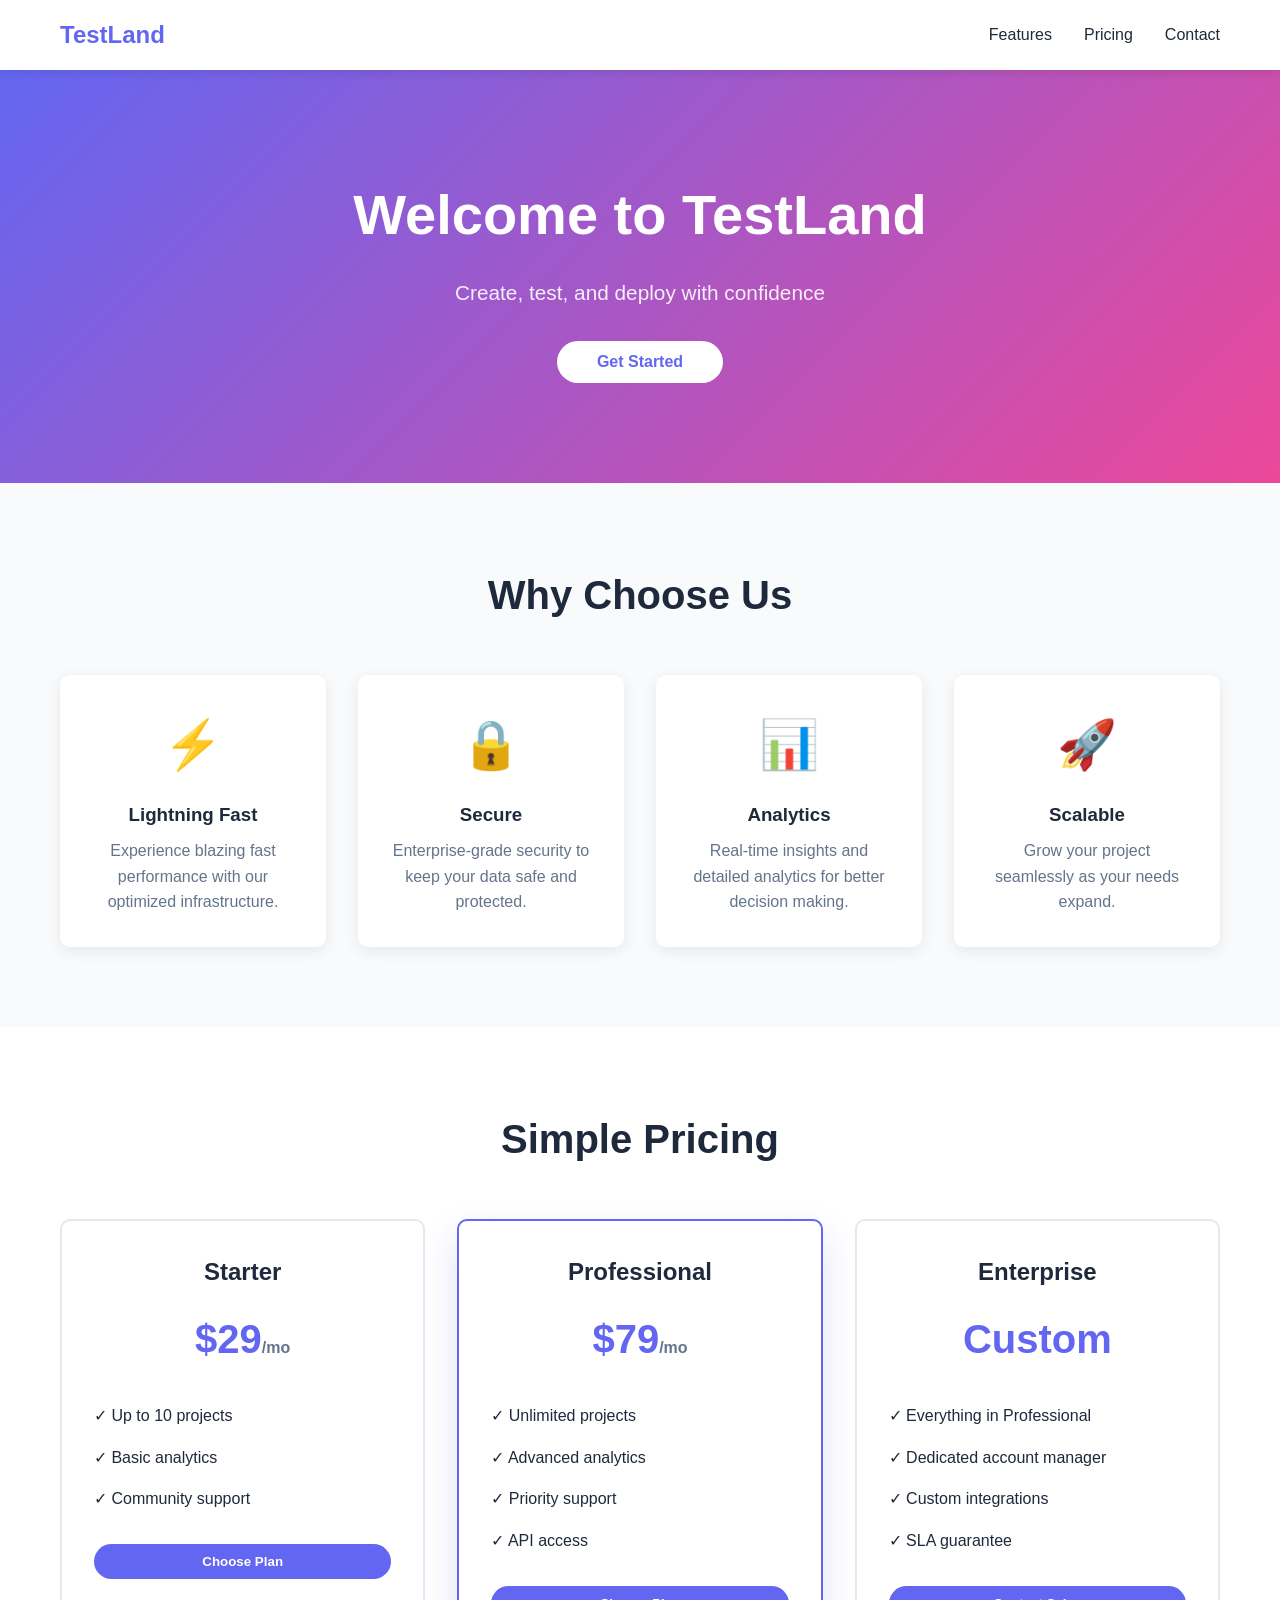
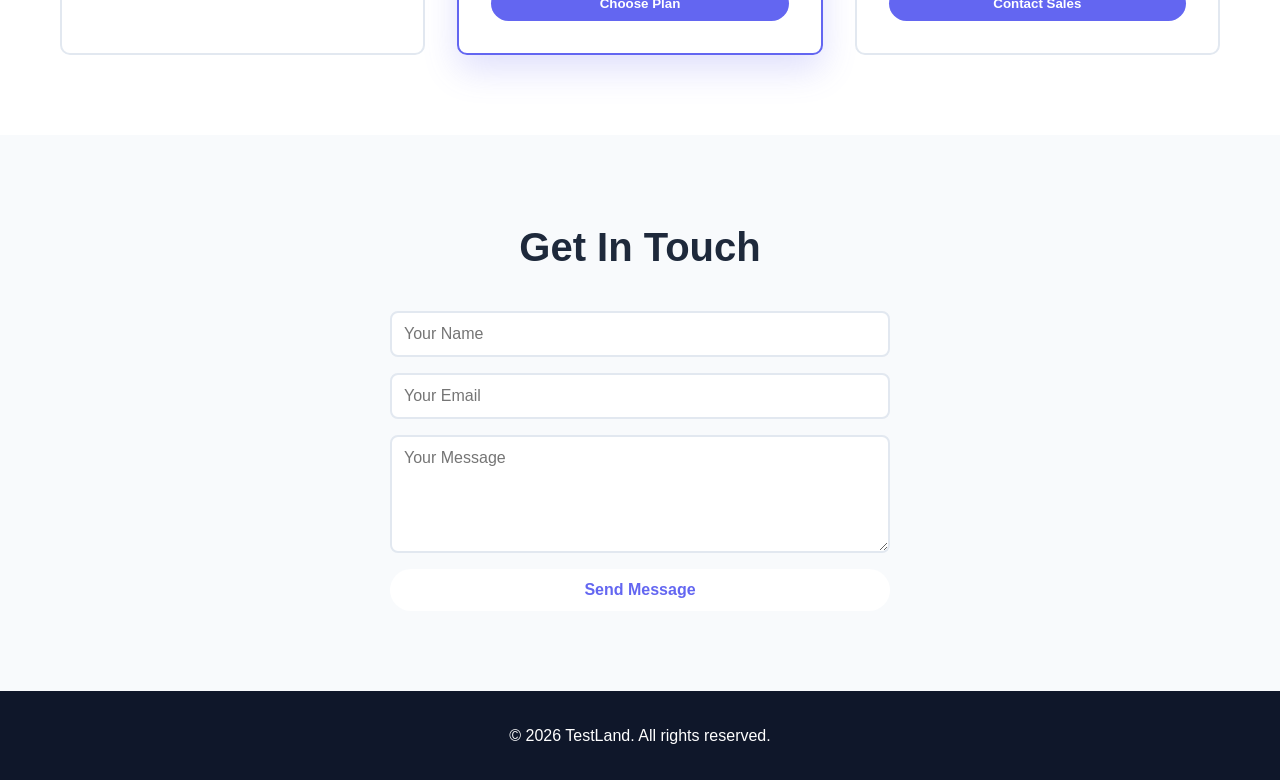
<file: index.html>
<!DOCTYPE html>
<html lang="en">
<head>
    <meta charset="UTF-8">
    <meta name="viewport" content="width=device-width, initial-scale=1.0">
    <title>Landing Page</title>
    <link rel="stylesheet" href="styles.css">
</head>
<body>
    <!-- Navigation -->
    <nav class="navbar">
        <div class="container">
            <div class="nav-content">
                <div class="logo">TestLand</div>
                <ul class="nav-links">
                    <li><a href="#features">Features</a></li>
                    <li><a href="#pricing">Pricing</a></li>
                    <li><a href="#contact">Contact</a></li>
                </ul>
            </div>
        </div>
    </nav>

    <!-- Hero Section -->
    <header class="hero">
        <div class="container">
            <div class="hero-content">
                <h1>Welcome to TestLand</h1>
                <p>Create, test, and deploy with confidence</p>
                <button class="cta-button">Get Started</button>
            </div>
        </div>
    </header>

    <!-- Features Section -->
    <section id="features" class="features">
        <div class="container">
            <h2>Why Choose Us</h2>
            <div class="features-grid">
                <div class="feature-card">
                    <div class="feature-icon">⚡</div>
                    <h3>Lightning Fast</h3>
                    <p>Experience blazing fast performance with our optimized infrastructure.</p>
                </div>
                <div class="feature-card">
                    <div class="feature-icon">🔒</div>
                    <h3>Secure</h3>
                    <p>Enterprise-grade security to keep your data safe and protected.</p>
                </div>
                <div class="feature-card">
                    <div class="feature-icon">📊</div>
                    <h3>Analytics</h3>
                    <p>Real-time insights and detailed analytics for better decision making.</p>
                </div>
                <div class="feature-card">
                    <div class="feature-icon">🚀</div>
                    <h3>Scalable</h3>
                    <p>Grow your project seamlessly as your needs expand.</p>
                </div>
            </div>
        </div>
    </section>

    <!-- Pricing Section -->
    <section id="pricing" class="pricing">
        <div class="container">
            <h2>Simple Pricing</h2>
            <div class="pricing-grid">
                <div class="pricing-card">
                    <h3>Starter</h3>
                    <div class="price">$29<span>/mo</span></div>
                    <ul class="pricing-features">
                        <li>✓ Up to 10 projects</li>
                        <li>✓ Basic analytics</li>
                        <li>✓ Community support</li>
                    </ul>
                    <button class="pricing-button">Choose Plan</button>
                </div>
                <div class="pricing-card featured">
                    <h3>Professional</h3>
                    <div class="price">$79<span>/mo</span></div>
                    <ul class="pricing-features">
                        <li>✓ Unlimited projects</li>
                        <li>✓ Advanced analytics</li>
                        <li>✓ Priority support</li>
                        <li>✓ API access</li>
                    </ul>
                    <button class="pricing-button">Choose Plan</button>
                </div>
                <div class="pricing-card">
                    <h3>Enterprise</h3>
                    <div class="price">Custom</div>
                    <ul class="pricing-features">
                        <li>✓ Everything in Professional</li>
                        <li>✓ Dedicated account manager</li>
                        <li>✓ Custom integrations</li>
                        <li>✓ SLA guarantee</li>
                    </ul>
                    <button class="pricing-button">Contact Sales</button>
                </div>
            </div>
        </div>
    </section>

    <!-- Contact Section -->
    <section id="contact" class="contact">
        <div class="container">
            <h2>Get In Touch</h2>
            <form class="contact-form">
                <input type="text" placeholder="Your Name" required>
                <input type="email" placeholder="Your Email" required>
                <textarea placeholder="Your Message" rows="5" required></textarea>
                <button type="submit" class="cta-button">Send Message</button>
            </form>
        </div>
    </section>

    <!-- Footer -->
    <footer class="footer">
        <div class="container">
            <p>&copy; 2026 TestLand. All rights reserved.</p>
        </div>
    </footer>

    <script src="script.js"></script>
</body>
</html>
</file>
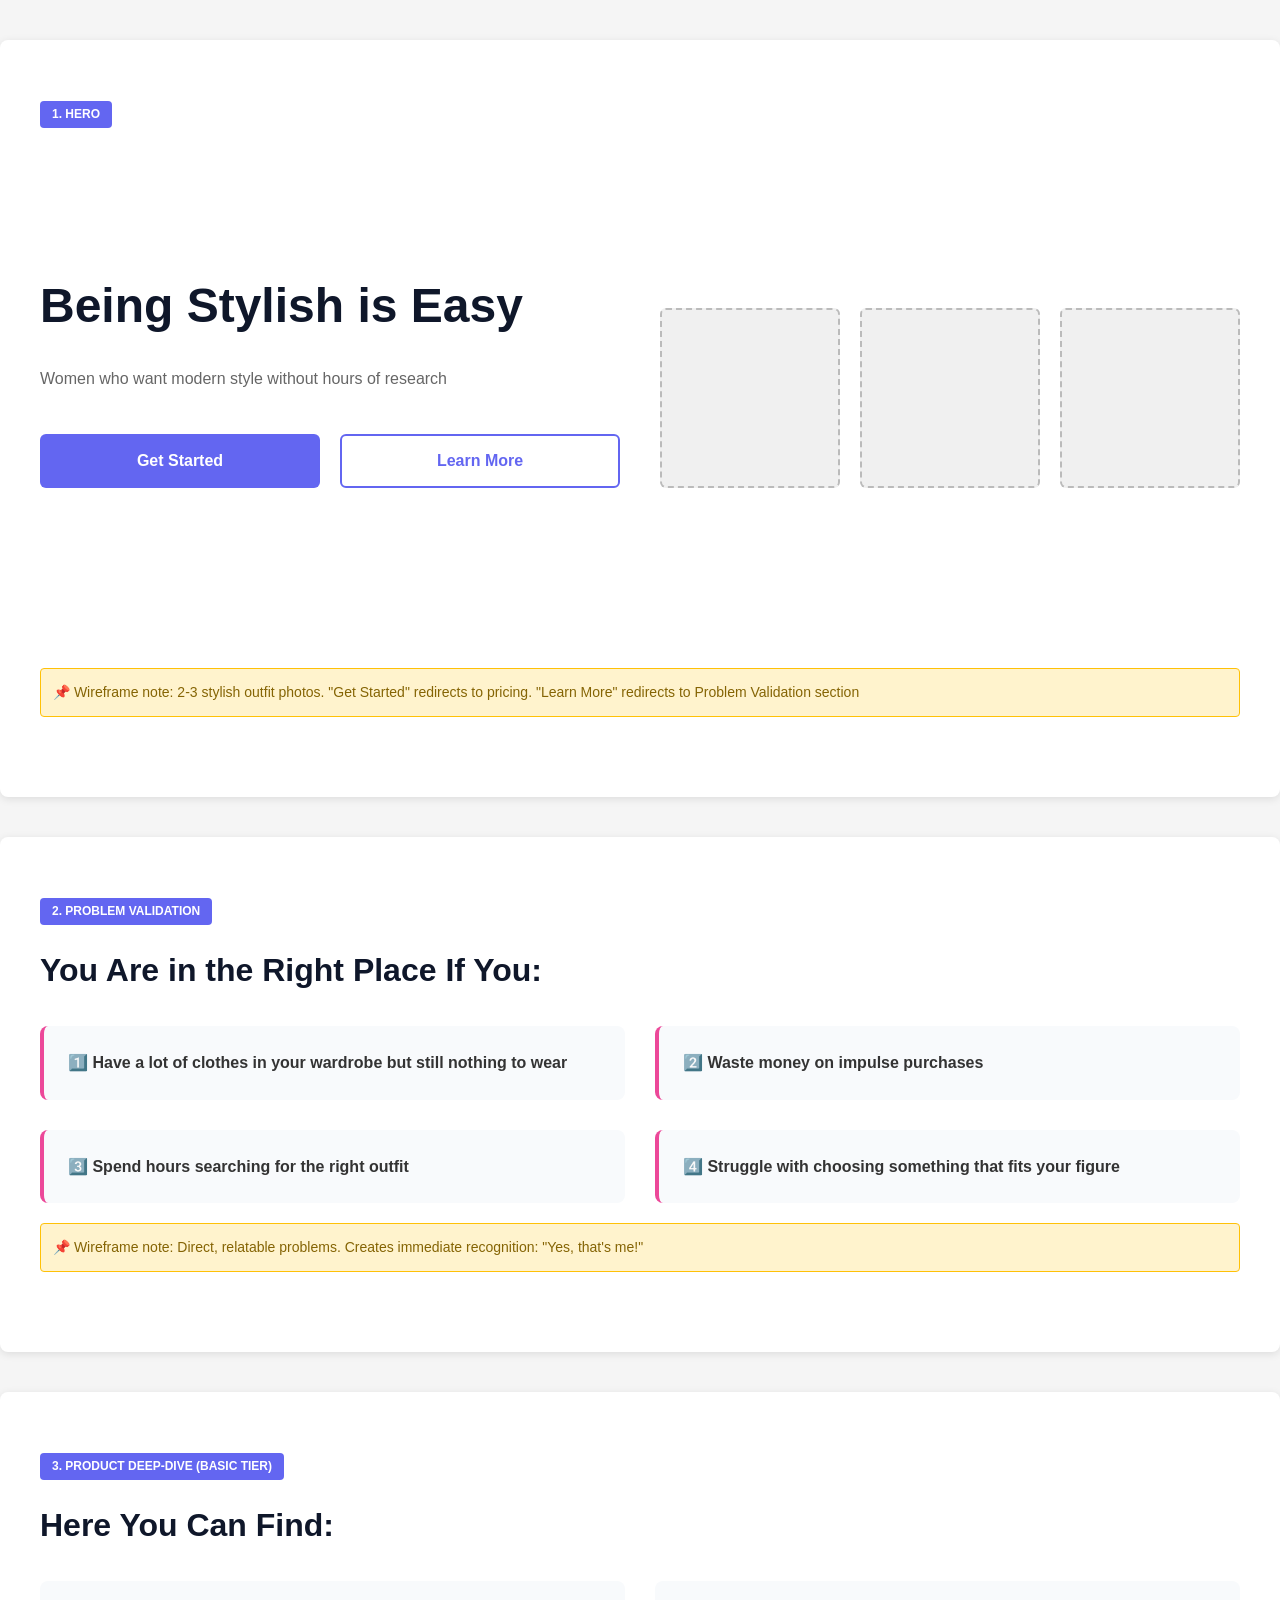
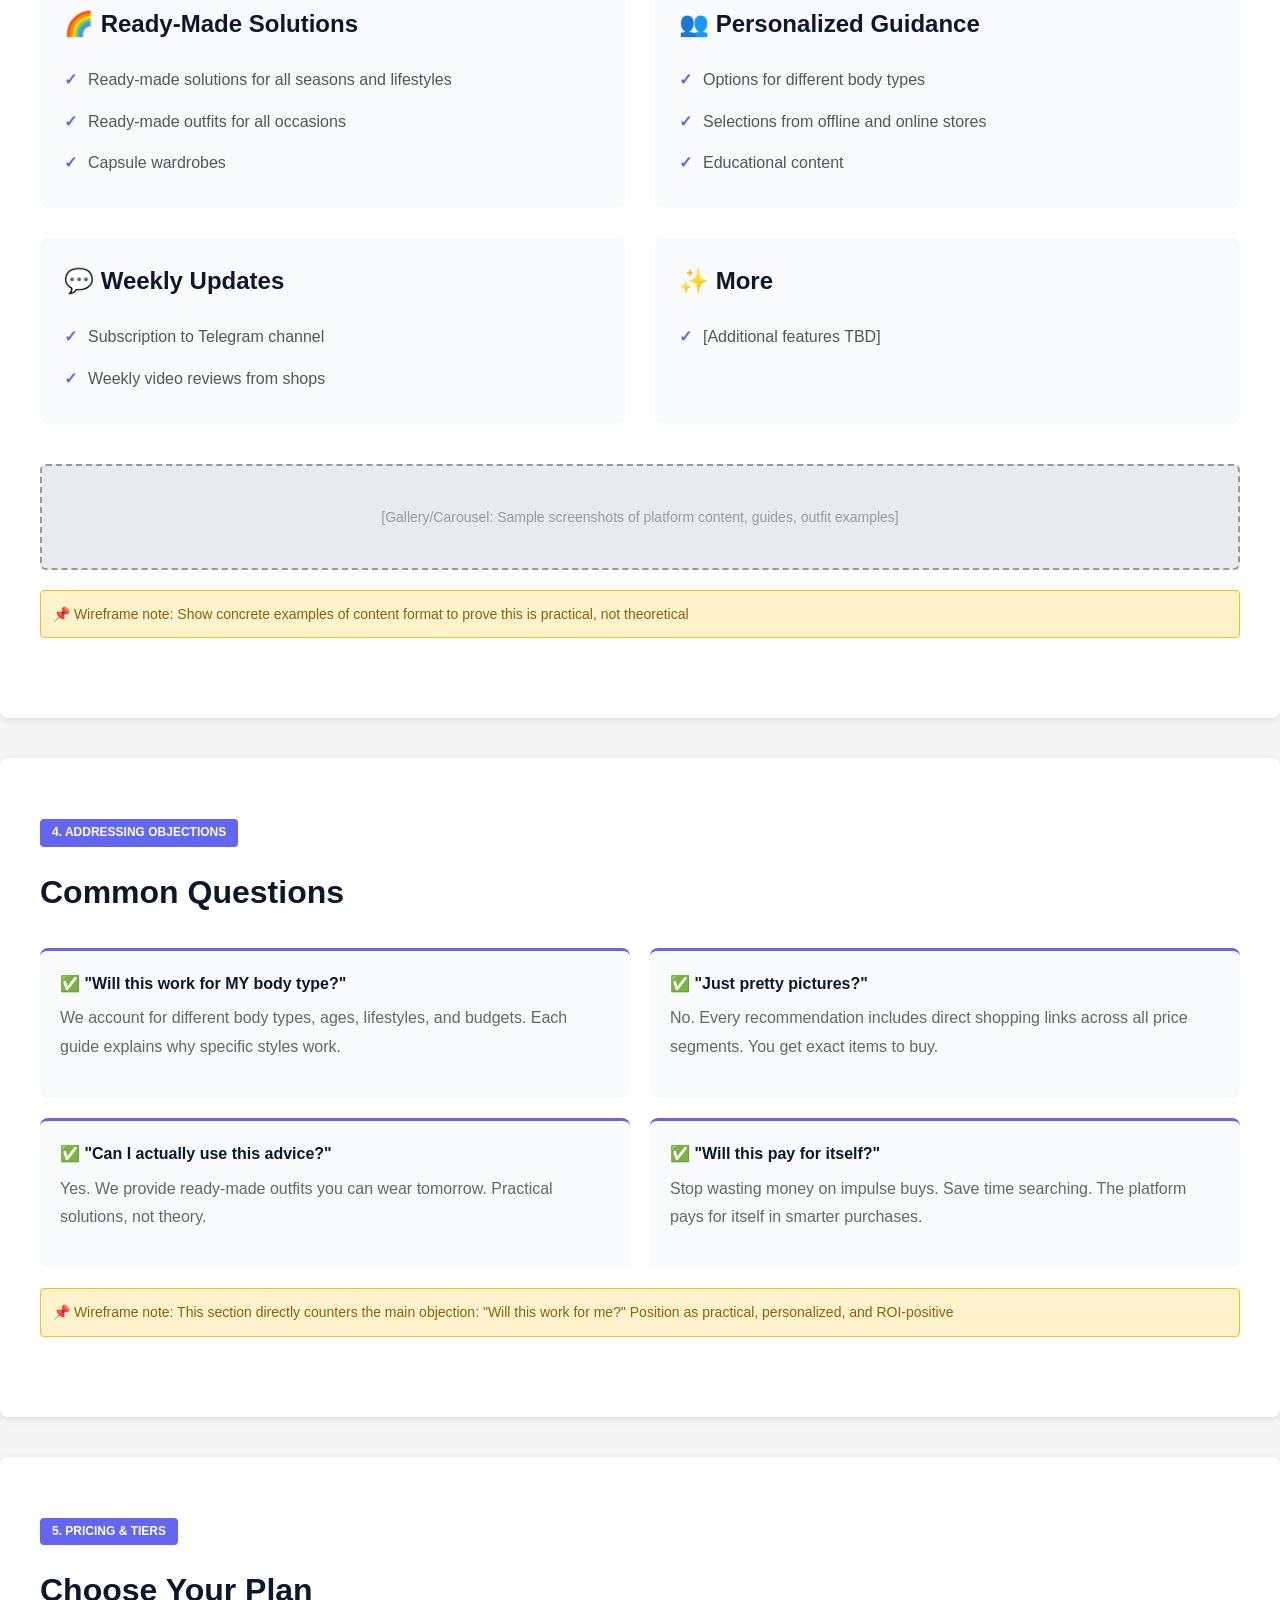
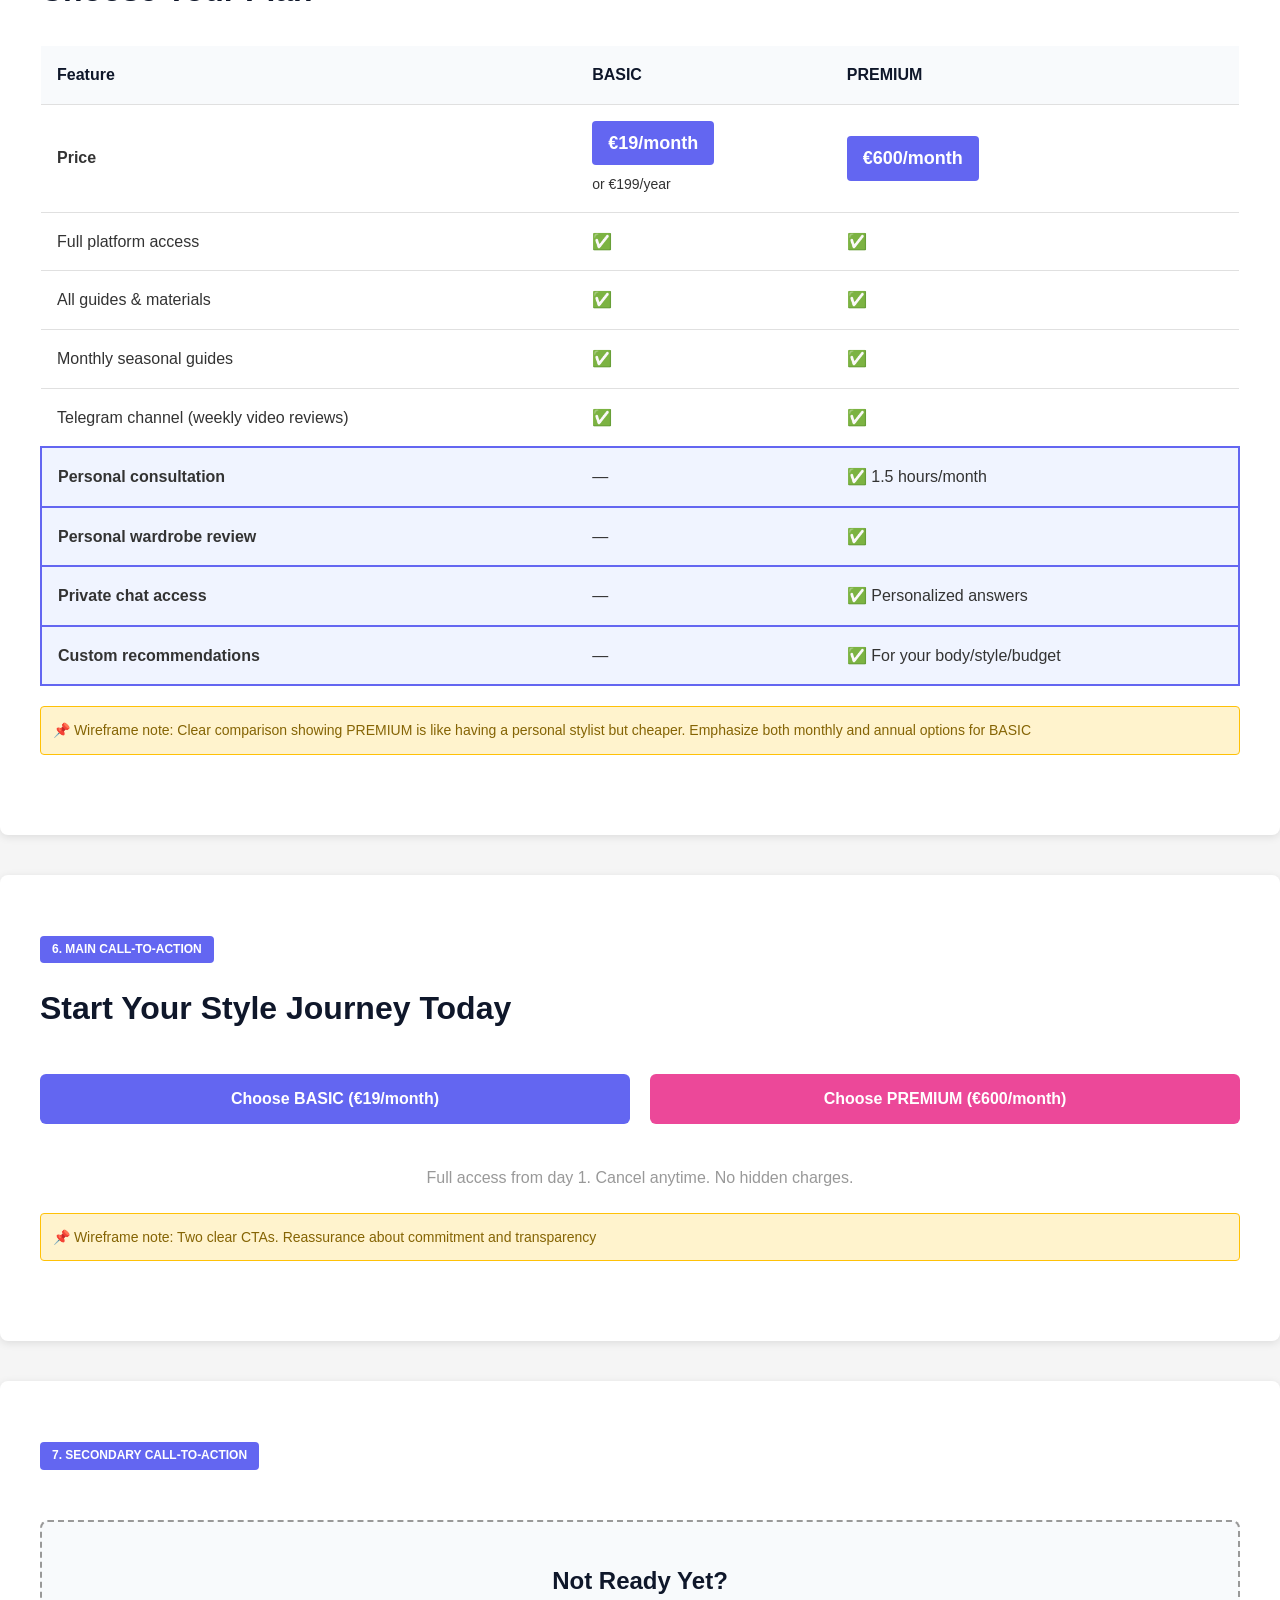
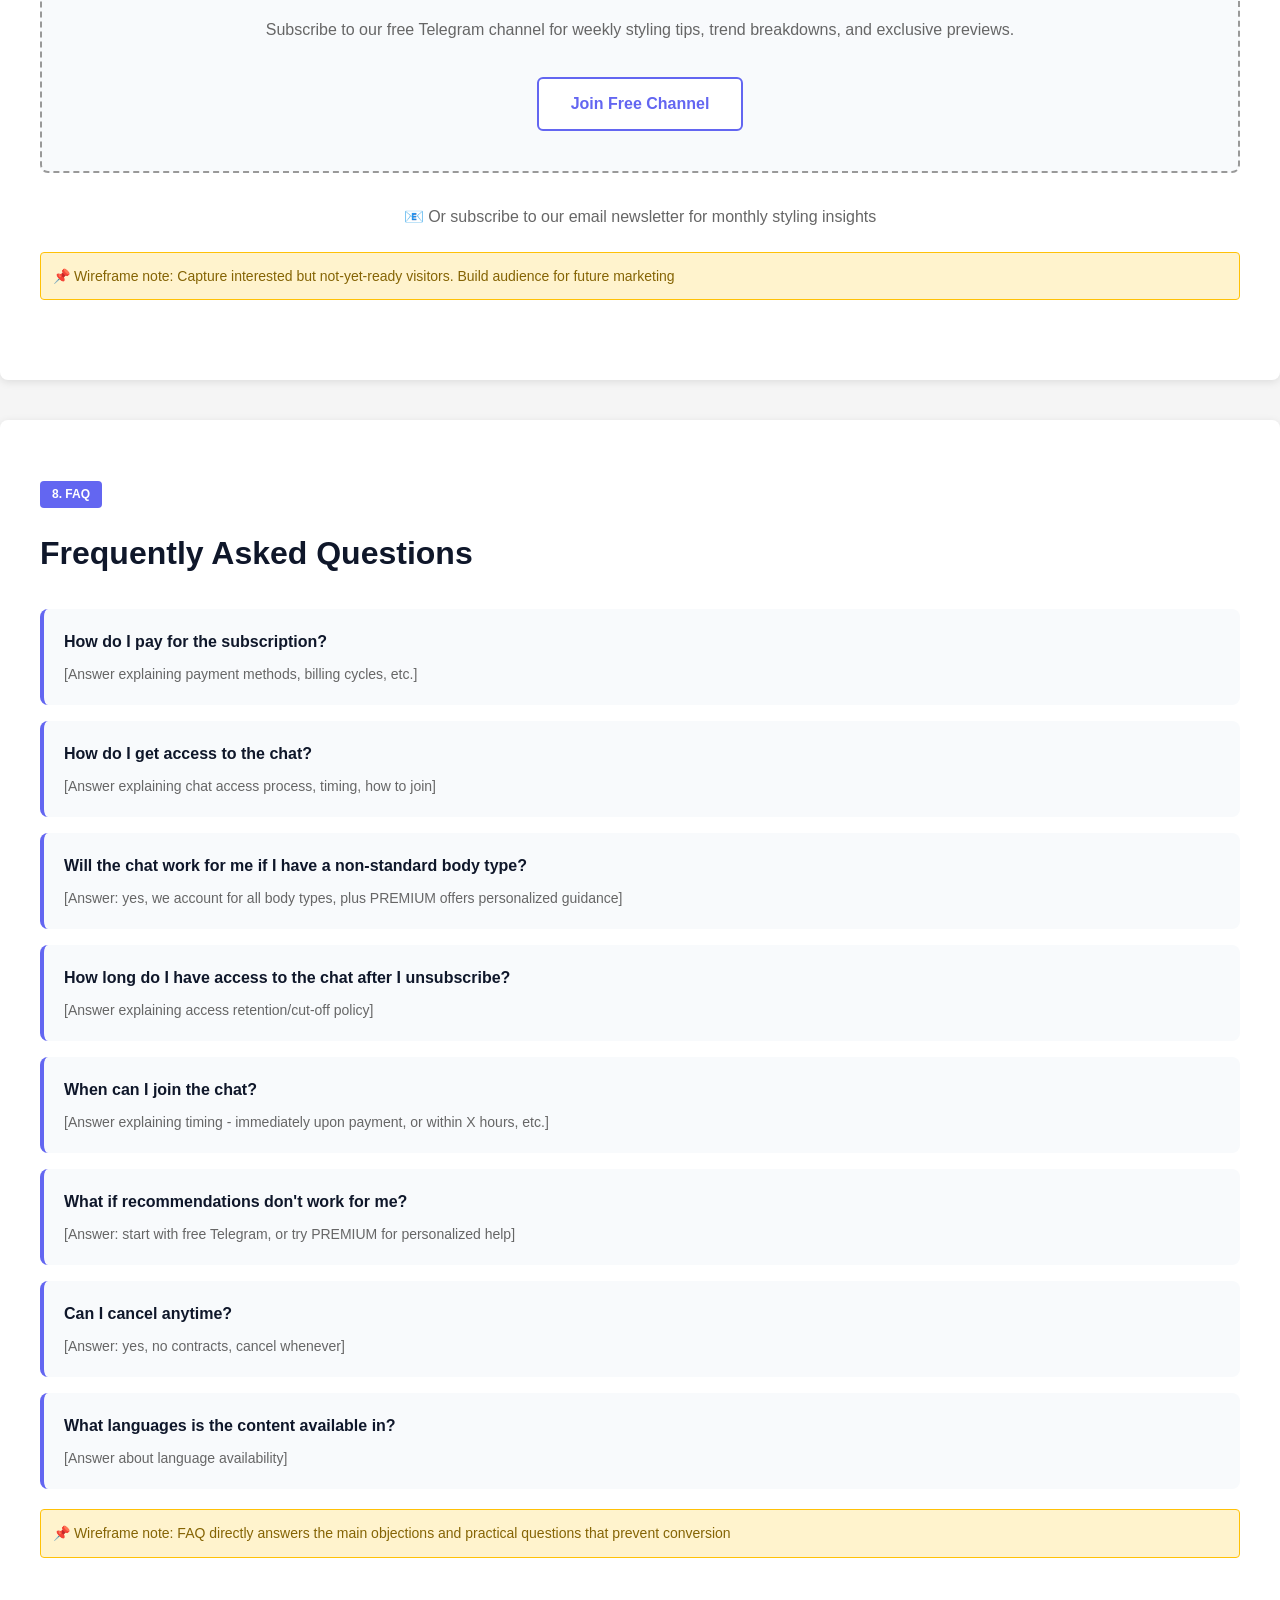
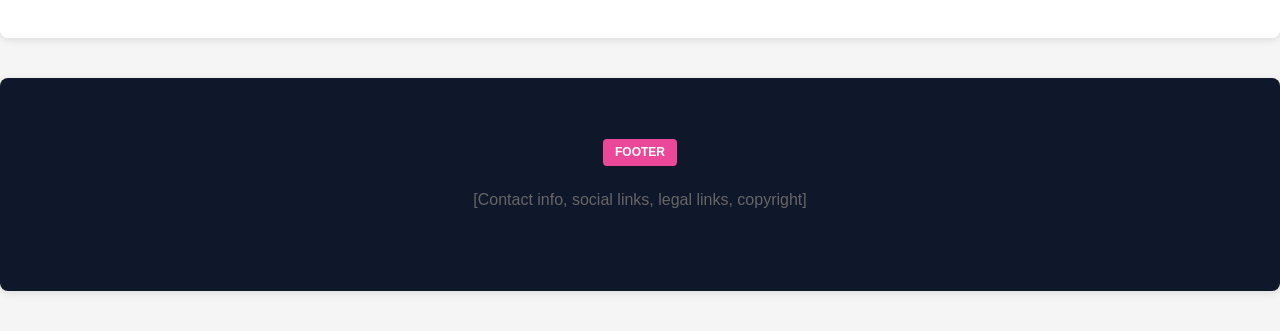
<file: archive/wireframe.html>
<!DOCTYPE html>
<html lang="en">
<head>
    <meta charset="UTF-8">
    <meta name="viewport" content="width=device-width, initial-scale=1.0">
    <title>Landing Page Wireframe - Style Platform</title>
    <style>
        * {
            margin: 0;
            padding: 0;
            box-sizing: border-box;
        }

        body {
            font-family: -apple-system, BlinkMacSystemFont, 'Segoe UI', Roboto, 'Helvetica Neue', Arial, sans-serif;
            line-height: 1.6;
            color: #333;
            background: #f5f5f5;
        }

        .container {
            max-width: 1200px;
            margin: 0 auto;
            padding: 0 20px;
        }

        .section {
            background: white;
            margin: 40px 0;
            padding: 60px 40px;
            border-radius: 8px;
            box-shadow: 0 2px 8px rgba(0,0,0,0.1);
        }

        .section-label {
            display: inline-block;
            background: #6366f1;
            color: white;
            padding: 4px 12px;
            border-radius: 4px;
            font-size: 12px;
            font-weight: 600;
            text-transform: uppercase;
            margin-bottom: 20px;
        }

        h1 {
            font-size: 42px;
            font-weight: 700;
            margin-bottom: 16px;
            color: #0f172a;
        }

        h2 {
            font-size: 32px;
            font-weight: 700;
            margin-bottom: 20px;
            color: #0f172a;
        }

        h3 {
            font-size: 24px;
            font-weight: 600;
            margin-bottom: 16px;
            color: #0f172a;
        }

        p, .placeholder-text {
            font-size: 16px;
            line-height: 1.8;
            color: #666;
            margin-bottom: 16px;
        }

        .placeholder-box {
            background: #e8eaed;
            border: 2px dashed #999;
            border-radius: 6px;
            padding: 40px;
            text-align: center;
            margin: 20px 0;
            color: #999;
            font-size: 14px;
        }

        .hero {
            display: grid;
            grid-template-columns: 1fr 1fr;
            gap: 40px;
            align-items: center;
            min-height: 500px;
        }

        .hero-content h1 {
            font-size: 48px;
            margin-bottom: 20px;
        }

        .hero-visual {
            display: flex;
            gap: 20px;
            flex-wrap: wrap;
        }

        .hero-visual-box {
            flex: 1;
            min-width: 150px;
            aspect-ratio: 1;
            background: #f0f0f0;
            border: 2px dashed #bbb;
            border-radius: 6px;
        }

        .problem-grid {
            display: grid;
            grid-template-columns: 1fr 1fr;
            gap: 30px;
            margin-top: 30px;
        }

        .problem-card {
            background: #f8fafc;
            padding: 24px;
            border-radius: 8px;
            border-left: 4px solid #ec4899;
        }

        .product-features {
            display: grid;
            grid-template-columns: 1fr 1fr;
            gap: 30px;
            margin-top: 30px;
        }

        .feature-list {
            background: #f8fafc;
            padding: 24px;
            border-radius: 8px;
        }

        .feature-list ul {
            list-style: none;
            padding-left: 0;
        }

        .feature-list li {
            padding: 8px 0;
            padding-left: 24px;
            position: relative;
            color: #555;
        }

        .feature-list li:before {
            content: "✓";
            position: absolute;
            left: 0;
            color: #6366f1;
            font-weight: bold;
        }

        .objections-grid {
            display: grid;
            grid-template-columns: 1fr 1fr;
            gap: 20px;
            margin-top: 30px;
        }

        .objection-card {
            background: #f8fafc;
            padding: 20px;
            border-radius: 8px;
            border-top: 3px solid #6366f1;
        }

        .objection-card strong {
            color: #0f172a;
            display: block;
            margin-bottom: 8px;
        }

        .pricing-table {
            width: 100%;
            border-collapse: collapse;
            margin-top: 30px;
            background: white;
        }

        .pricing-table th,
        .pricing-table td {
            padding: 16px;
            text-align: left;
            border-bottom: 1px solid #e0e0e0;
        }

        .pricing-table th {
            background: #f8fafc;
            font-weight: 600;
            color: #0f172a;
        }

        .pricing-table tr:hover {
            background: #f8fafc;
        }

        .tier-basic {
            background: #ffffff;
        }

        .tier-premium {
            background: #f0f4ff;
            border: 2px solid #6366f1;
        }

        .price-badge {
            display: inline-block;
            background: #6366f1;
            color: white;
            padding: 8px 16px;
            border-radius: 4px;
            font-weight: 600;
            font-size: 18px;
        }

        .cta-buttons {
            display: grid;
            grid-template-columns: 1fr 1fr;
            gap: 20px;
            margin: 40px 0;
        }

        .btn {
            padding: 16px 32px;
            border: none;
            border-radius: 6px;
            font-size: 16px;
            font-weight: 600;
            cursor: pointer;
            transition: all 0.3s ease;
            text-align: center;
        }

        .btn-primary {
            background: #6366f1;
            color: white;
        }

        .btn-primary:hover {
            background: #4f46e5;
        }

        .btn-secondary {
            background: white;
            color: #6366f1;
            border: 2px solid #6366f1;
        }

        .btn-secondary:hover {
            background: #f0f4ff;
        }

        .secondary-cta {
            background: #f8fafc;
            border: 2px dashed #999;
            padding: 40px;
            border-radius: 8px;
            text-align: center;
            margin: 30px 0;
        }

        .faq-section {
            margin-top: 30px;
        }

        .faq-item {
            background: #f8fafc;
            padding: 20px;
            margin-bottom: 16px;
            border-radius: 8px;
            border-left: 4px solid #6366f1;
        }

        .faq-question {
            font-weight: 600;
            color: #0f172a;
            margin-bottom: 8px;
        }

        .faq-answer {
            color: #666;
            font-size: 14px;
            line-height: 1.6;
        }

        @media (max-width: 768px) {
            .hero {
                grid-template-columns: 1fr;
            }

            .problem-grid,
            .product-features,
            .objections-grid {
                grid-template-columns: 1fr;
            }

            .cta-buttons {
                grid-template-columns: 1fr;
            }

            h1 {
                font-size: 32px;
            }

            h2 {
                font-size: 24px;
            }

            .section {
                padding: 40px 20px;
            }
        }

        .note {
            background: #fff3cd;
            border: 1px solid #ffc107;
            color: #856404;
            padding: 12px;
            border-radius: 4px;
            margin: 20px 0;
            font-size: 14px;
        }
    </style>
</head>
<body>

    <!-- SECTION 1: HERO -->
    <div class="section">
        <div class="section-label">1. Hero</div>

        <div class="hero">
            <div class="hero-content">
                <h1>Being Stylish is Easy</h1>
                <p class="placeholder-text">Women who want modern style without hours of research</p>

                <div class="cta-buttons">
                    <button class="btn btn-primary">Get Started</button>
                    <button class="btn btn-secondary">Learn More</button>
                </div>
            </div>

            <div class="hero-visual">
                <div class="hero-visual-box"></div>
                <div class="hero-visual-box"></div>
                <div class="hero-visual-box"></div>
            </div>
        </div>

        <div class="note">📌 Wireframe note: 2-3 stylish outfit photos. "Get Started" redirects to pricing. "Learn More" redirects to Problem Validation section</div>
    </div>

    <!-- SECTION 2: PROBLEM -->
    <div class="section">
        <div class="section-label">2. Problem Validation</div>

        <h2>You Are in the Right Place If You:</h2>

        <div class="problem-grid">
            <div class="problem-card">
                <strong>1️⃣ Have a lot of clothes in your wardrobe but still nothing to wear</strong>
            </div>
            <div class="problem-card">
                <strong>2️⃣ Waste money on impulse purchases</strong>
            </div>
            <div class="problem-card">
                <strong>3️⃣ Spend hours searching for the right outfit</strong>
            </div>
            <div class="problem-card">
                <strong>4️⃣ Struggle with choosing something that fits your figure</strong>
            </div>
        </div>

        <div class="note">📌 Wireframe note: Direct, relatable problems. Creates immediate recognition: "Yes, that's me!"</div>
    </div>

    <!-- SECTION 3: PRODUCT DEEP-DIVE -->
    <div class="section">
        <div class="section-label">3. Product Deep-Dive (BASIC Tier)</div>

        <h2>Here You Can Find:</h2>

        <div class="product-features">
            <div class="feature-list">
                <h3>🌈 Ready-Made Solutions</h3>
                <ul>
                    <li>Ready-made solutions for all seasons and lifestyles</li>
                    <li>Ready-made outfits for all occasions</li>
                    <li>Capsule wardrobes</li>
                </ul>
            </div>

            <div class="feature-list">
                <h3>👥 Personalized Guidance</h3>
                <ul>
                    <li>Options for different body types</li>
                    <li>Selections from offline and online stores</li>
                    <li>Educational content</li>
                </ul>
            </div>

            <div class="feature-list">
                <h3>💬 Weekly Updates</h3>
                <ul>
                    <li>Subscription to Telegram channel</li>
                    <li>Weekly video reviews from shops</li>
                </ul>
            </div>

            <div class="feature-list">
                <h3>✨ More</h3>
                <ul>
                    <li>[Additional features TBD]</li>
                </ul>
            </div>
        </div>

        <div class="placeholder-box" style="margin-top: 40px;">
            [Gallery/Carousel: Sample screenshots of platform content, guides, outfit examples]
        </div>

        <div class="note">📌 Wireframe note: Show concrete examples of content format to prove this is practical, not theoretical</div>
    </div>

    <!-- SECTION 4: ADDRESSING OBJECTIONS -->
    <div class="section">
        <div class="section-label">4. Addressing Objections</div>

        <h2>Common Questions</h2>

        <div class="objections-grid">
            <div class="objection-card">
                <strong>✅ "Will this work for MY body type?"</strong>
                <p>We account for different body types, ages, lifestyles, and budgets. Each guide explains why specific styles work.</p>
            </div>

            <div class="objection-card">
                <strong>✅ "Just pretty pictures?"</strong>
                <p>No. Every recommendation includes direct shopping links across all price segments. You get exact items to buy.</p>
            </div>

            <div class="objection-card">
                <strong>✅ "Can I actually use this advice?"</strong>
                <p>Yes. We provide ready-made outfits you can wear tomorrow. Practical solutions, not theory.</p>
            </div>

            <div class="objection-card">
                <strong>✅ "Will this pay for itself?"</strong>
                <p>Stop wasting money on impulse buys. Save time searching. The platform pays for itself in smarter purchases.</p>
            </div>
        </div>

        <div class="note">📌 Wireframe note: This section directly counters the main objection: "Will this work for me?" Position as practical, personalized, and ROI-positive</div>
    </div>

    <!-- SECTION 5: PRICING TIERS -->
    <div class="section">
        <div class="section-label">5. Pricing & Tiers</div>

        <h2>Choose Your Plan</h2>

        <table class="pricing-table">
            <thead>
                <tr>
                    <th>Feature</th>
                    <th>BASIC</th>
                    <th>PREMIUM</th>
                </tr>
            </thead>
            <tbody>
                <tr class="tier-basic">
                    <td><strong>Price</strong></td>
                    <td>
                        <div class="price-badge">€19/month</div>
                        <div style="margin-top: 8px; font-size: 14px;">or €199/year</div>
                    </td>
                    <td><div class="price-badge">€600/month</div></td>
                </tr>
                <tr class="tier-basic">
                    <td>Full platform access</td>
                    <td>✅</td>
                    <td>✅</td>
                </tr>
                <tr class="tier-basic">
                    <td>All guides & materials</td>
                    <td>✅</td>
                    <td>✅</td>
                </tr>
                <tr class="tier-basic">
                    <td>Monthly seasonal guides</td>
                    <td>✅</td>
                    <td>✅</td>
                </tr>
                <tr class="tier-basic">
                    <td>Telegram channel (weekly video reviews)</td>
                    <td>✅</td>
                    <td>✅</td>
                </tr>
                <tr class="tier-premium">
                    <td><strong>Personal consultation</strong></td>
                    <td>—</td>
                    <td>✅ 1.5 hours/month</td>
                </tr>
                <tr class="tier-premium">
                    <td><strong>Personal wardrobe review</strong></td>
                    <td>—</td>
                    <td>✅</td>
                </tr>
                <tr class="tier-premium">
                    <td><strong>Private chat access</strong></td>
                    <td>—</td>
                    <td>✅ Personalized answers</td>
                </tr>
                <tr class="tier-premium">
                    <td><strong>Custom recommendations</strong></td>
                    <td>—</td>
                    <td>✅ For your body/style/budget</td>
                </tr>
            </tbody>
        </table>

        <div class="note">📌 Wireframe note: Clear comparison showing PREMIUM is like having a personal stylist but cheaper. Emphasize both monthly and annual options for BASIC</div>
    </div>

    <!-- SECTION 6: MAIN CTA -->
    <div class="section">
        <div class="section-label">6. Main Call-to-Action</div>

        <h2>Start Your Style Journey Today</h2>

        <div class="cta-buttons">
            <button class="btn btn-primary">Choose BASIC (€19/month)</button>
            <button class="btn btn-primary" style="background: #ec4899;">Choose PREMIUM (€600/month)</button>
        </div>

        <p style="text-align: center; color: #999; margin-top: 20px;">Full access from day 1. Cancel anytime. No hidden charges.</p>

        <div class="note">📌 Wireframe note: Two clear CTAs. Reassurance about commitment and transparency</div>
    </div>

    <!-- SECTION 7: SECONDARY CTA -->
    <div class="section">
        <div class="section-label">7. Secondary Call-to-Action</div>

        <div class="secondary-cta">
            <h3>Not Ready Yet?</h3>
            <p>Subscribe to our free Telegram channel for weekly styling tips, trend breakdowns, and exclusive previews.</p>
            <button class="btn btn-secondary" style="margin-top: 16px;">Join Free Channel</button>
        </div>

        <p style="text-align: center; margin-top: 20px;">📧 Or subscribe to our email newsletter for monthly styling insights</p>

        <div class="note">📌 Wireframe note: Capture interested but not-yet-ready visitors. Build audience for future marketing</div>
    </div>

    <!-- SECTION 8: FAQ -->
    <div class="section">
        <div class="section-label">8. FAQ</div>

        <h2>Frequently Asked Questions</h2>

        <div class="faq-section">
            <div class="faq-item">
                <div class="faq-question">How do I pay for the subscription?</div>
                <div class="faq-answer">[Answer explaining payment methods, billing cycles, etc.]</div>
            </div>

            <div class="faq-item">
                <div class="faq-question">How do I get access to the chat?</div>
                <div class="faq-answer">[Answer explaining chat access process, timing, how to join]</div>
            </div>

            <div class="faq-item">
                <div class="faq-question">Will the chat work for me if I have a non-standard body type?</div>
                <div class="faq-answer">[Answer: yes, we account for all body types, plus PREMIUM offers personalized guidance]</div>
            </div>

            <div class="faq-item">
                <div class="faq-question">How long do I have access to the chat after I unsubscribe?</div>
                <div class="faq-answer">[Answer explaining access retention/cut-off policy]</div>
            </div>

            <div class="faq-item">
                <div class="faq-question">When can I join the chat?</div>
                <div class="faq-answer">[Answer explaining timing - immediately upon payment, or within X hours, etc.]</div>
            </div>

            <div class="faq-item">
                <div class="faq-question">What if recommendations don't work for me?</div>
                <div class="faq-answer">[Answer: start with free Telegram, or try PREMIUM for personalized help]</div>
            </div>

            <div class="faq-item">
                <div class="faq-question">Can I cancel anytime?</div>
                <div class="faq-answer">[Answer: yes, no contracts, cancel whenever]</div>
            </div>

            <div class="faq-item">
                <div class="faq-question">What languages is the content available in?</div>
                <div class="faq-answer">[Answer about language availability]</div>
            </div>
        </div>

        <div class="note">📌 Wireframe note: FAQ directly answers the main objections and practical questions that prevent conversion</div>
    </div>

    <!-- FOOTER -->
    <div class="section" style="background: #0f172a; color: white; text-align: center;">
        <div class="section-label" style="background: #ec4899;">Footer</div>
        <p>[Contact info, social links, legal links, copyright]</p>
    </div>

</body>
</html>
</file>
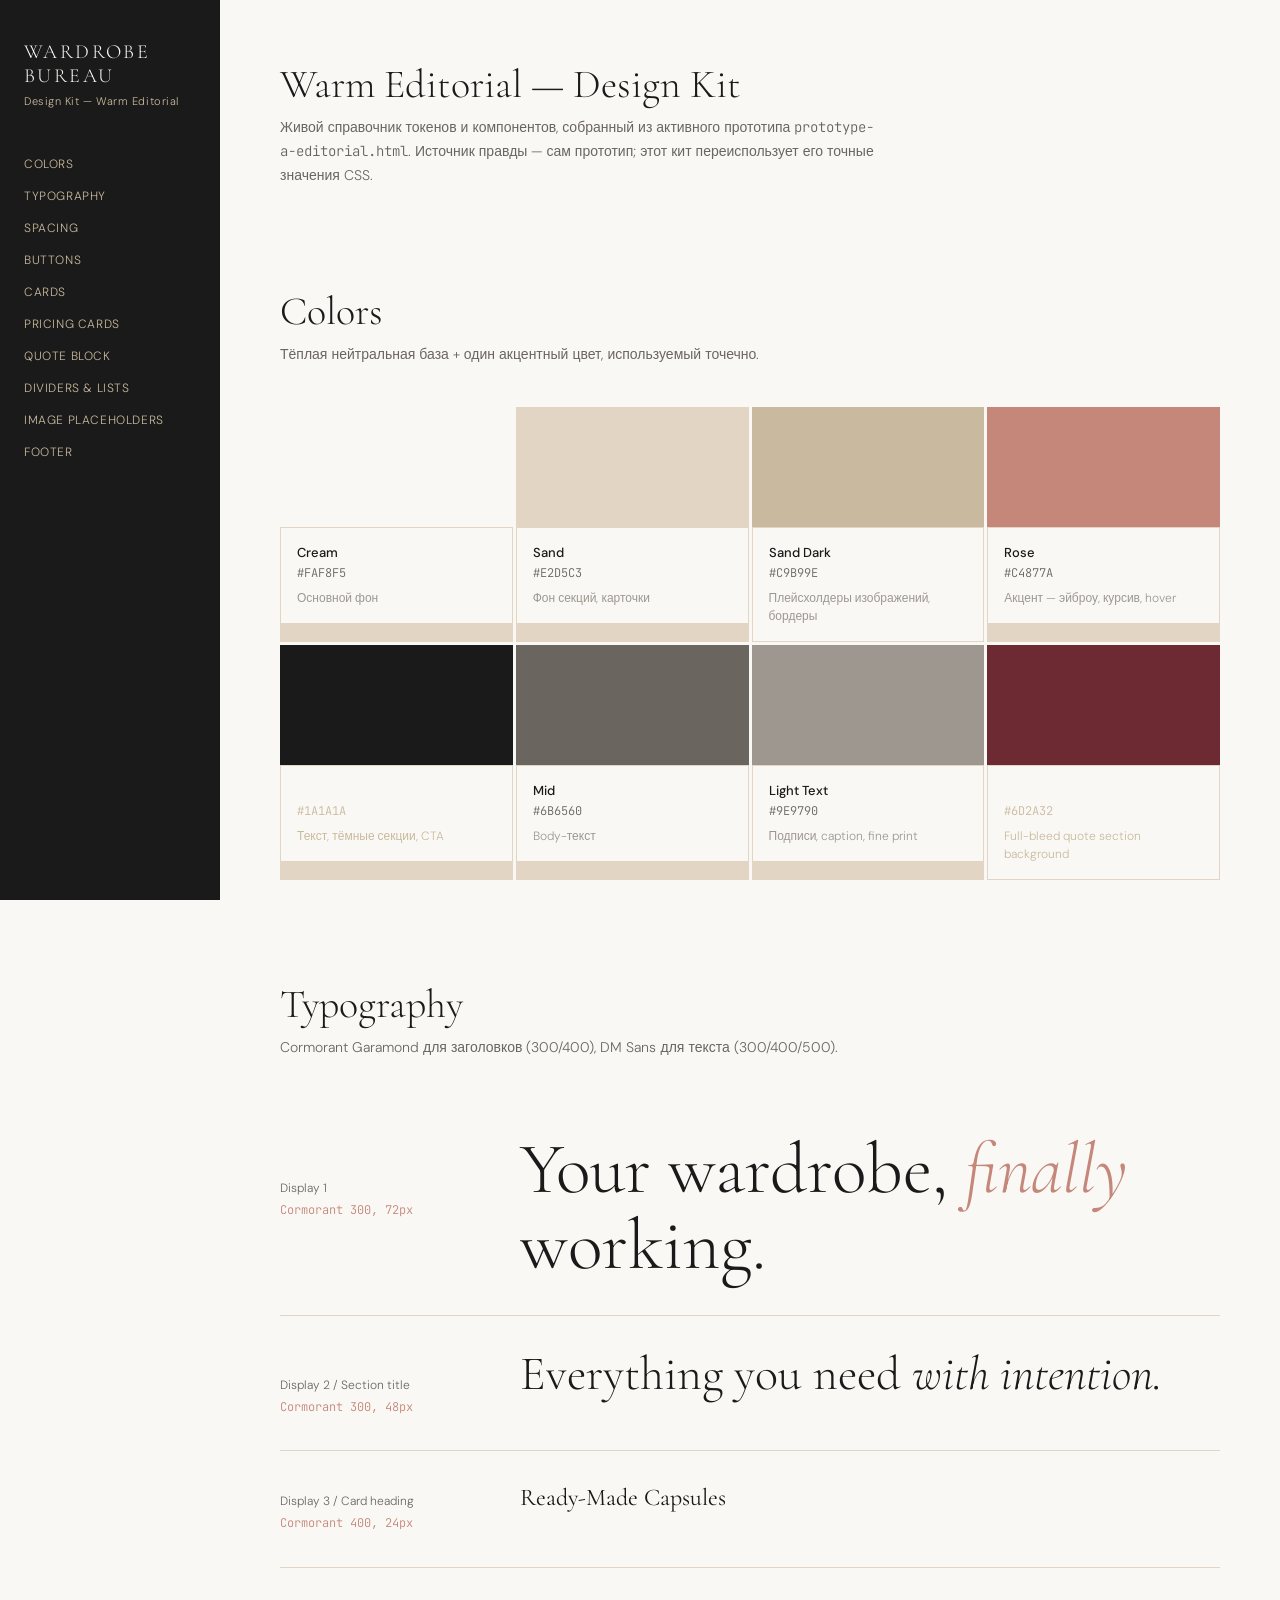
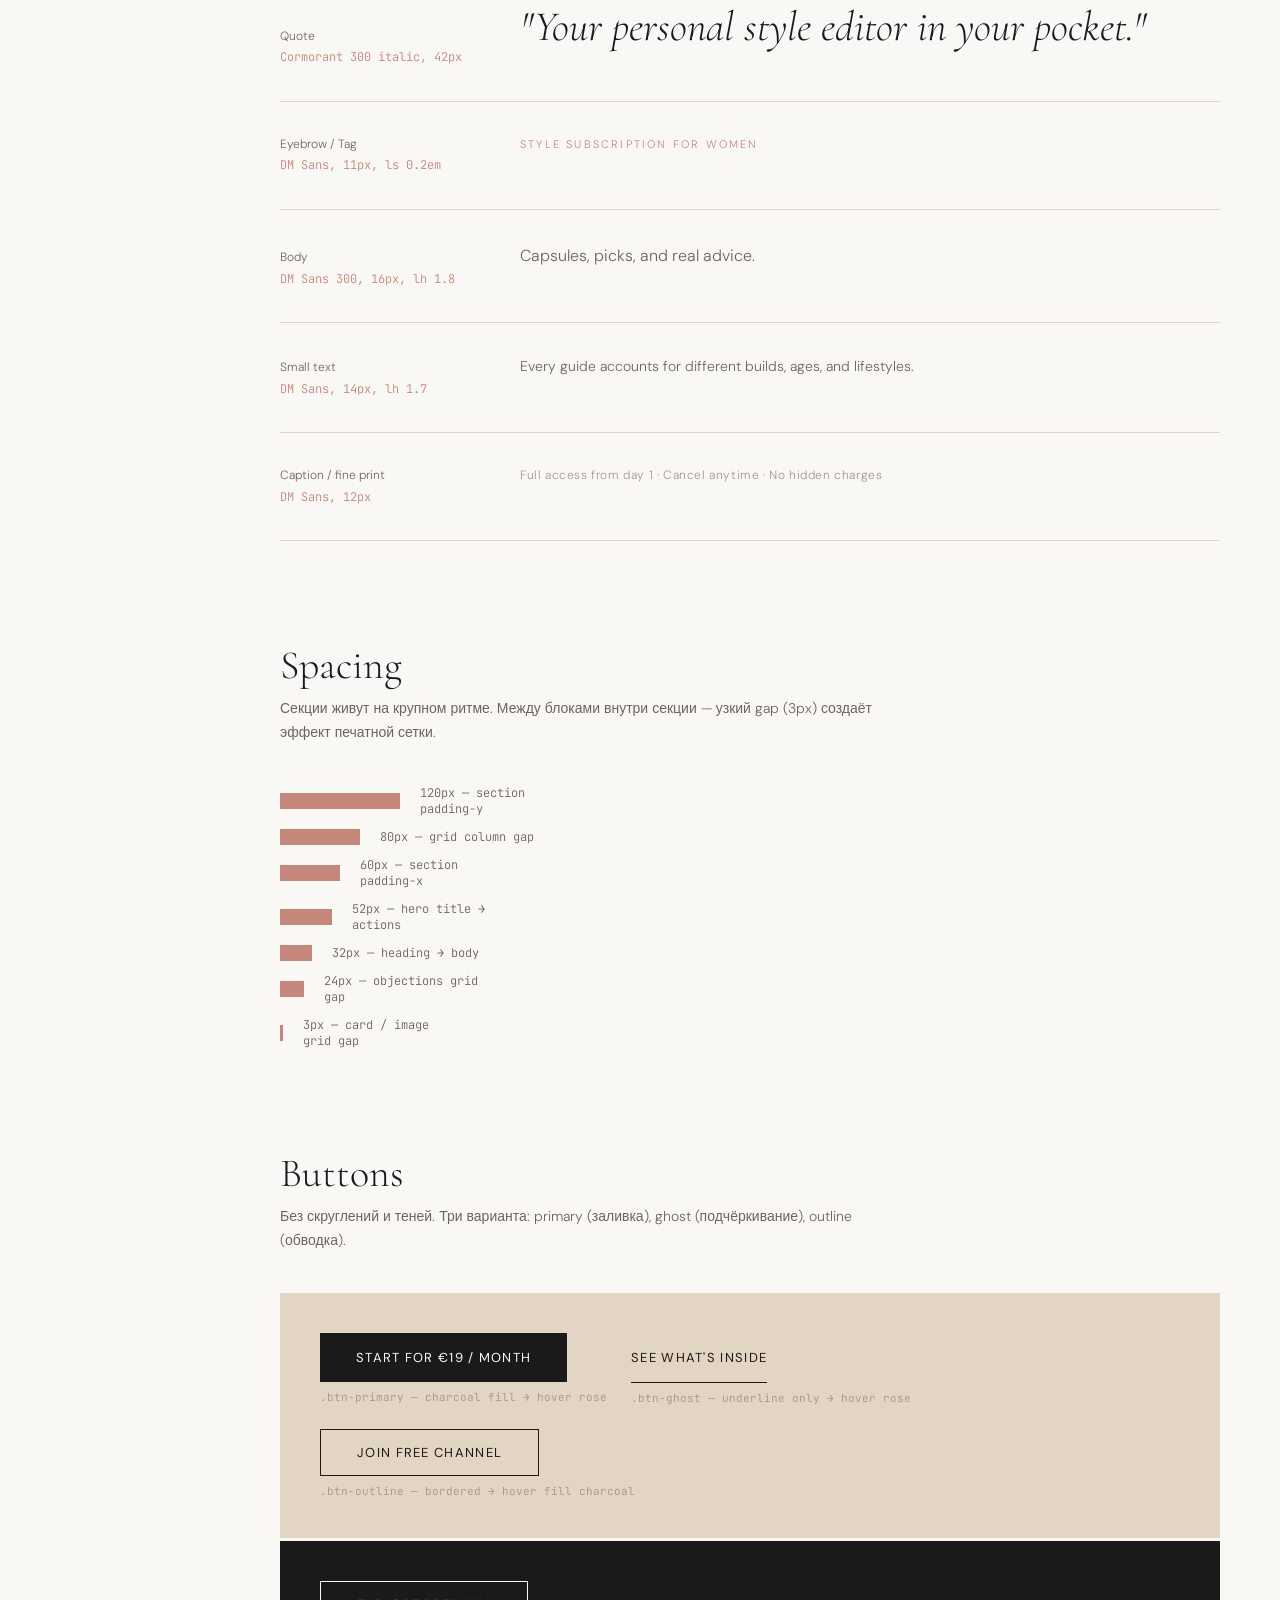
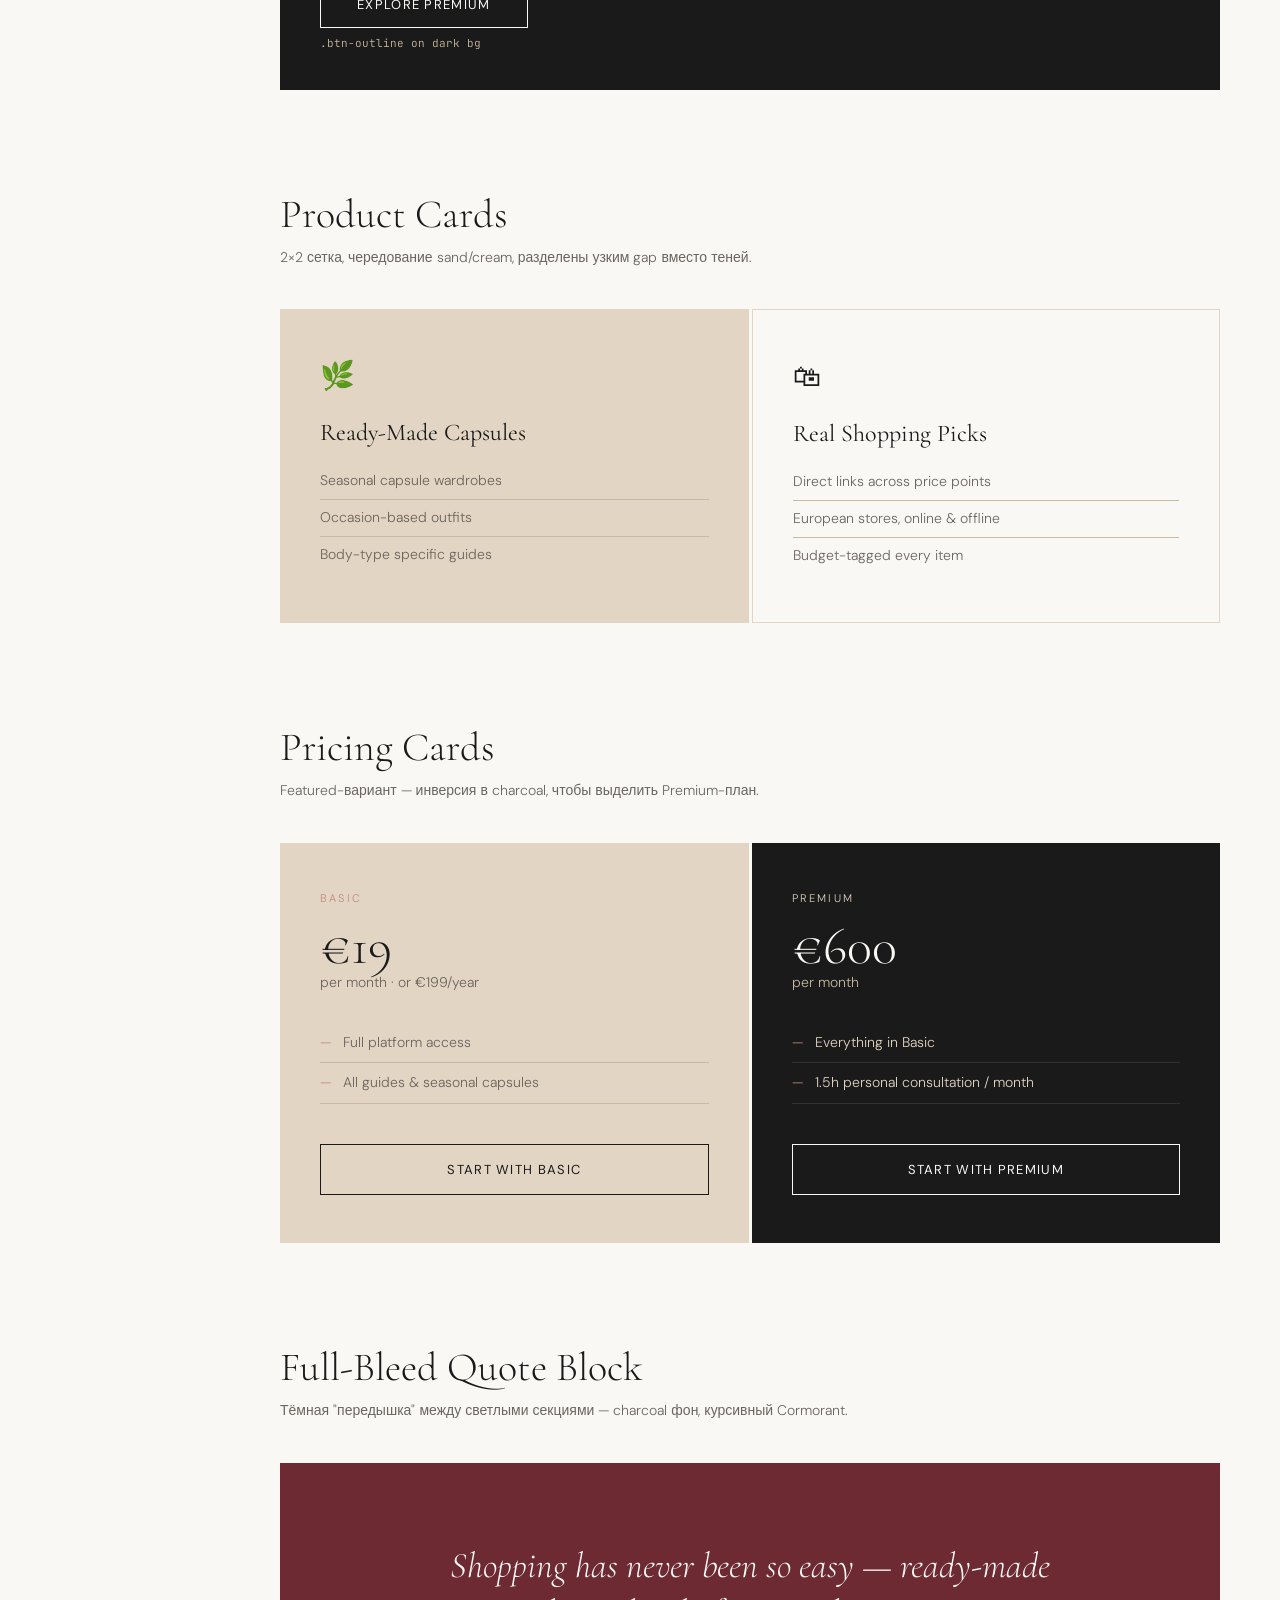
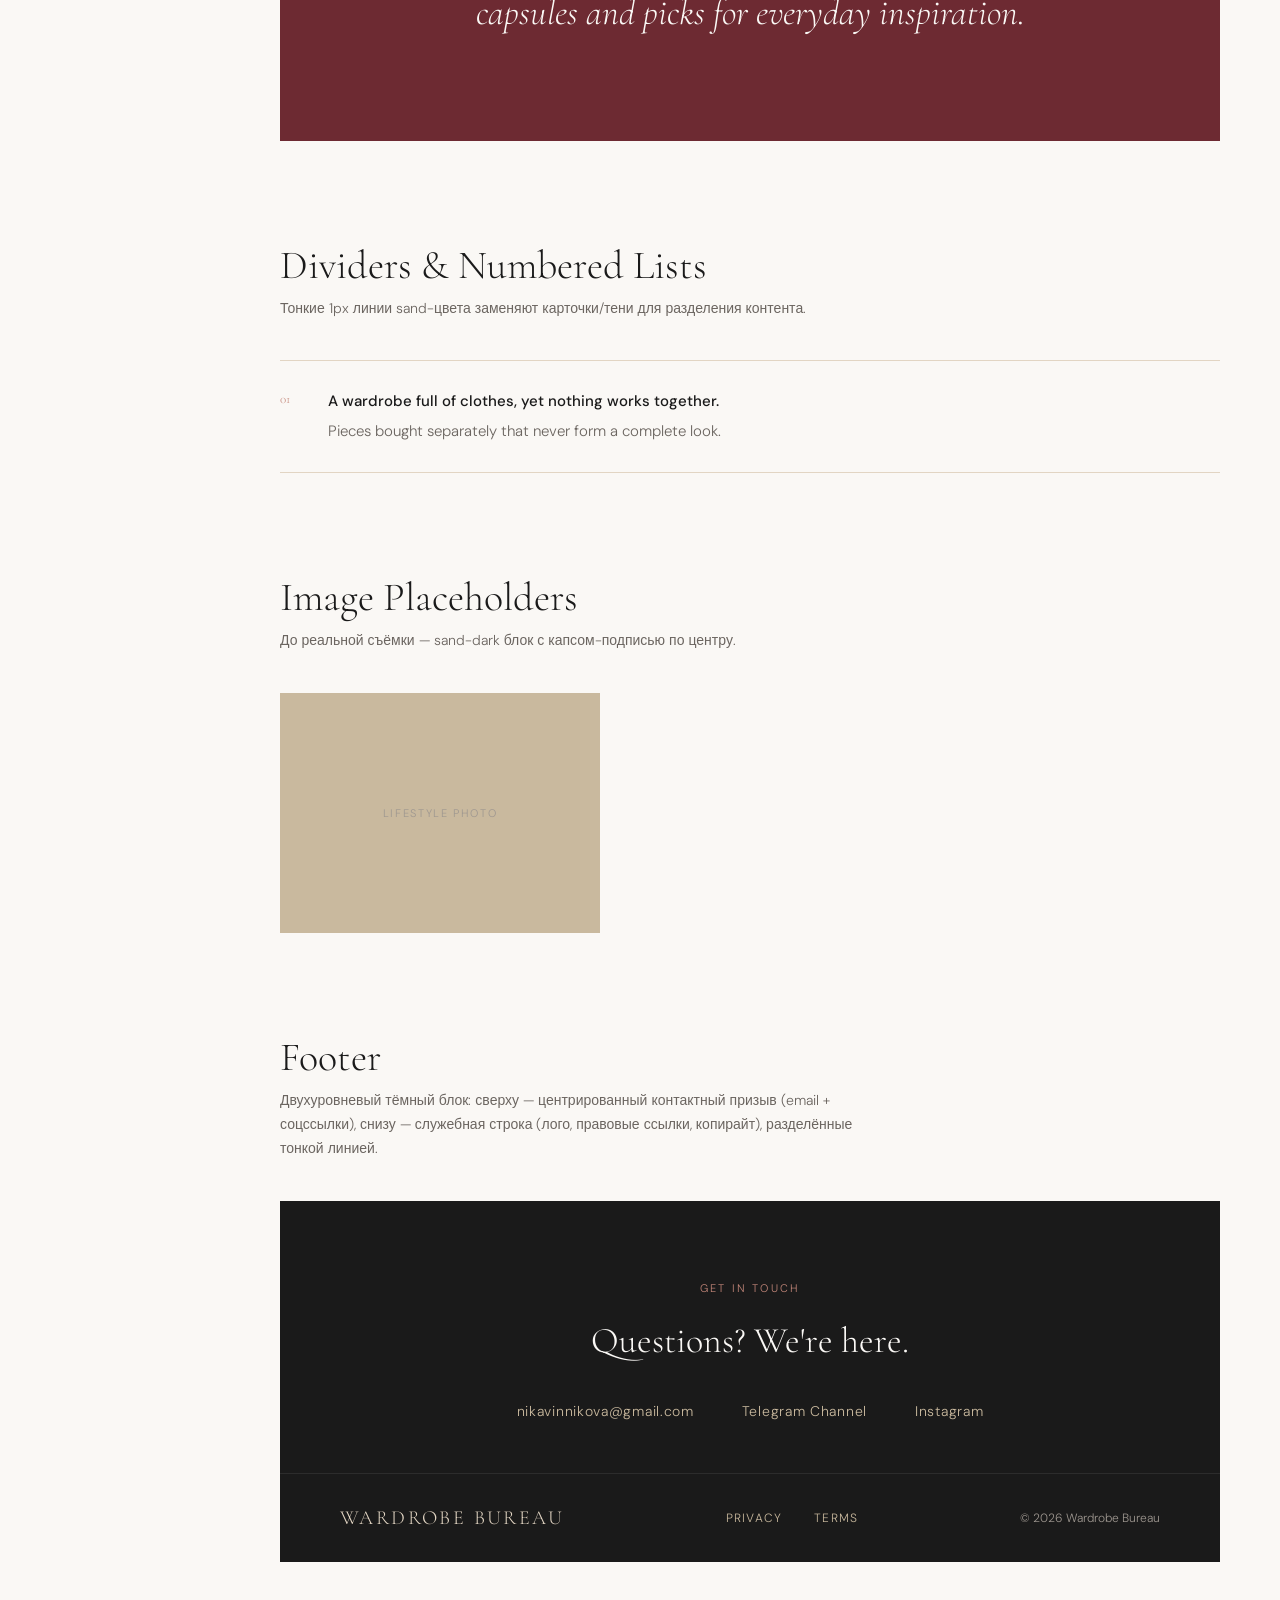
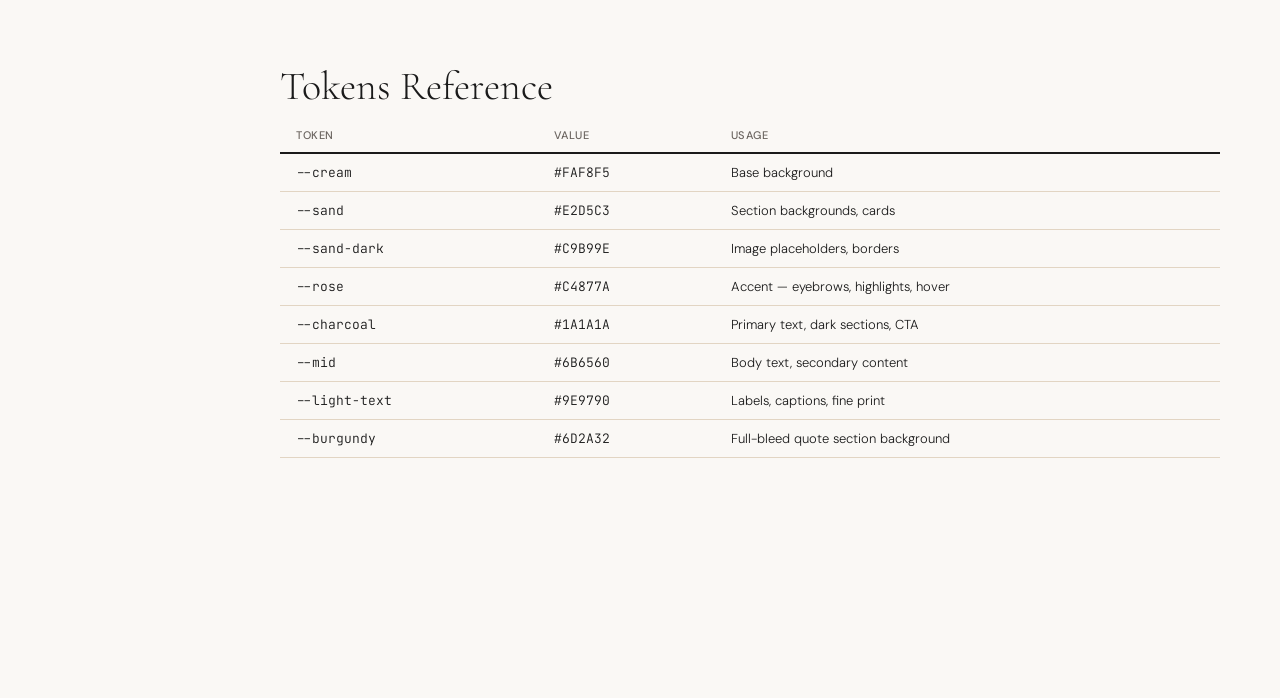
<file: docs/design-kit.html>
<!DOCTYPE html>
<html lang="ru">
<head>
<meta charset="UTF-8">
<meta name="viewport" content="width=device-width, initial-scale=1.0">
<title>Wardrobe Bureau — Design Kit (Warm Editorial)</title>
<link href="https://fonts.googleapis.com/css2?family=Cormorant+Garamond:ital,wght@0,300;0,400;0,600;1,300;1,400&family=DM+Sans:wght@300;400;500&family=JetBrains+Mono:wght@400;500&display=swap" rel="stylesheet">
<style>
  *, *::before, *::after { margin: 0; padding: 0; box-sizing: border-box; }

  :root {
    --cream: #FAF8F5;
    --sand: #E2D5C3;
    --sand-dark: #C9B99E;
    --rose: #C4877A;
    --charcoal: #1A1A1A;
    --mid: #6B6560;
    --light-text: #9E9790;
    --burgundy: #6D2A32;
  }

  html { scroll-behavior: smooth; }

  body {
    font-family: 'DM Sans', sans-serif;
    background: var(--cream);
    color: var(--charcoal);
    font-weight: 300;
  }

  code, .mono { font-family: 'JetBrains Mono', monospace; }

  /* KIT NAV */
  .kit-nav {
    position: fixed; top: 0; left: 0; bottom: 0; width: 220px;
    background: var(--charcoal); color: var(--sand);
    padding: 40px 24px; overflow-y: auto; z-index: 200;
  }
  .kit-nav-logo {
    font-family: 'Cormorant Garamond', serif;
    font-size: 20px; letter-spacing: 0.12em; text-transform: uppercase;
    color: var(--cream); margin-bottom: 6px;
  }
  .kit-nav-sub { font-size: 11px; color: var(--sand-dark); letter-spacing: 0.05em; margin-bottom: 40px; }
  .kit-nav a {
    display: block; font-size: 12px; letter-spacing: 0.05em; text-transform: uppercase;
    color: var(--sand-dark); text-decoration: none; padding: 8px 0; transition: color 0.2s;
  }
  .kit-nav a:hover { color: var(--rose); }

  .kit-main { margin-left: 220px; padding: 60px 60px 140px; max-width: 1200px; }

  .kit-section { margin-bottom: 100px; }
  .kit-section-title {
    font-family: 'Cormorant Garamond', serif;
    font-size: 40px; font-weight: 300; margin-bottom: 8px;
  }
  .kit-section-desc { font-size: 14px; color: var(--mid); margin-bottom: 40px; max-width: 600px; line-height: 1.7; }

  /* COLOR SWATCHES */
  .swatch-grid { display: grid; grid-template-columns: repeat(auto-fill, minmax(200px, 1fr)); gap: 3px; }
  .swatch { background: var(--sand); }
  .swatch-color { height: 120px; }
  .swatch-info { padding: 16px; background: var(--cream); border: 1px solid var(--sand); }
  .swatch-name { font-size: 13px; font-weight: 500; margin-bottom: 4px; }
  .swatch-hex { font-size: 12px; color: var(--mid); }
  .swatch-role { font-size: 12px; color: var(--light-text); margin-top: 8px; line-height: 1.5; }

  /* TYPE SPECIMENS */
  .type-specimen { border-bottom: 1px solid var(--sand); padding: 32px 0; display: grid; grid-template-columns: 200px 1fr; gap: 40px; align-items: baseline; }
  .type-specimen:first-child { border-top: 1px solid var(--sand); }
  .type-meta { font-size: 12px; color: var(--mid); line-height: 1.8; }
  .type-meta .mono { color: var(--rose); }
  .h-display-1 { font-family: 'Cormorant Garamond', serif; font-weight: 300; font-size: 72px; line-height: 1.05; }
  .h-display-2 { font-family: 'Cormorant Garamond', serif; font-weight: 300; font-size: 48px; line-height: 1.1; }
  .h-display-3 { font-family: 'Cormorant Garamond', serif; font-weight: 400; font-size: 24px; }
  .h-quote { font-family: 'Cormorant Garamond', serif; font-weight: 300; font-style: italic; font-size: 42px; line-height: 1.3; }
  .h-eyebrow { font-size: 11px; letter-spacing: 0.2em; text-transform: uppercase; color: var(--rose); }
  .h-body { font-size: 16px; line-height: 1.8; color: var(--mid); max-width: 480px; }
  .h-small { font-size: 14px; line-height: 1.7; color: var(--mid); }
  .h-caption { font-size: 12px; letter-spacing: 0.05em; color: var(--light-text); }

  /* BUTTONS */
  .demo-row { display: flex; gap: 24px; align-items: center; flex-wrap: wrap; padding: 40px; background: var(--sand); margin-bottom: 3px; }
  .demo-row.dark { background: var(--charcoal); }
  .btn-primary {
    background: var(--charcoal); color: var(--cream);
    padding: 16px 36px; font-size: 13px; letter-spacing: 0.1em;
    text-transform: uppercase; border: none; cursor: pointer; transition: background 0.3s;
    font-family: 'DM Sans', sans-serif;
  }
  .btn-primary:hover { background: var(--rose); }
  .btn-ghost {
    background: transparent; color: var(--charcoal);
    padding: 16px 0; font-size: 13px; letter-spacing: 0.1em;
    text-transform: uppercase; border: none; border-bottom: 1px solid var(--charcoal);
    cursor: pointer; transition: color 0.3s, border-color 0.3s;
    font-family: 'DM Sans', sans-serif;
  }
  .btn-ghost:hover { color: var(--rose); border-color: var(--rose); }
  .btn-outline {
    display: inline-block; padding: 14px 36px; font-size: 13px;
    letter-spacing: 0.1em; text-transform: uppercase;
    border: 1px solid var(--charcoal); background: transparent;
    color: var(--charcoal); cursor: pointer; transition: all 0.3s;
    font-family: 'DM Sans', sans-serif;
  }
  .btn-outline:hover { background: var(--charcoal); color: var(--cream); }
  .btn-outline.on-dark { border-color: var(--cream); color: var(--cream); }
  .btn-outline.on-dark:hover { background: var(--cream); color: var(--charcoal); }

  .code-label { font-size: 11px; color: var(--light-text); margin-top: 8px; }

  /* CARDS DEMO */
  .card-demo-grid { display: grid; grid-template-columns: repeat(2, 1fr); gap: 3px; }
  .product-card {
    background: var(--sand); padding: 48px 40px; position: relative;
  }
  .product-card.alt { background: var(--cream); border: 1px solid var(--sand); }
  .product-card-icon { font-size: 28px; margin-bottom: 24px; display: block; }
  .product-card h3 { font-family: 'Cormorant Garamond', serif; font-size: 24px; font-weight: 400; color: var(--charcoal); margin-bottom: 16px; }
  .product-card ul { list-style: none; }
  .product-card li { font-size: 14px; line-height: 1.7; color: var(--mid); padding: 6px 0; border-bottom: 1px solid var(--sand-dark); }
  .product-card li:last-child { border-bottom: none; }

  .pricing-card { background: var(--sand); padding: 48px 40px; }
  .pricing-card.featured { background: var(--charcoal); }
  .pricing-card-label { font-size: 11px; letter-spacing: 0.2em; text-transform: uppercase; color: var(--rose); margin-bottom: 16px; display: block; }
  .pricing-card.featured .pricing-card-label { color: var(--sand); }
  .pricing-card-price { font-family: 'Cormorant Garamond', serif; font-size: 52px; font-weight: 300; color: var(--charcoal); line-height: 1; }
  .pricing-card.featured .pricing-card-price { color: var(--cream); }
  .pricing-card-period { font-size: 14px; color: var(--mid); margin-bottom: 32px; }
  .pricing-card.featured .pricing-card-period { color: var(--sand-dark); }
  .pricing-features { list-style: none; margin-bottom: 40px; }
  .pricing-features li { font-size: 14px; line-height: 1.7; color: var(--mid); padding: 8px 0; border-bottom: 1px solid var(--sand-dark); display: flex; gap: 12px; }
  .pricing-card.featured .pricing-features li { color: var(--sand); border-color: rgba(255,255,255,0.1); }
  .pricing-features li::before { content: '—'; color: var(--rose); }
  .btn-pricing {
    width: 100%; padding: 16px; font-size: 13px; letter-spacing: 0.1em;
    text-transform: uppercase; border: 1px solid var(--charcoal);
    background: transparent; color: var(--charcoal); cursor: pointer;
    font-family: 'DM Sans', sans-serif; transition: all 0.3s;
  }
  .btn-pricing:hover { background: var(--charcoal); color: var(--cream); }
  .pricing-card.featured .btn-pricing { border-color: var(--cream); color: var(--cream); }
  .pricing-card.featured .btn-pricing:hover { background: var(--cream); color: var(--charcoal); }
  .pricing-demo-grid { display: grid; grid-template-columns: repeat(2, 1fr); gap: 3px; }

  /* IMAGE PLACEHOLDER */
  .img-placeholder-demo { background: var(--sand-dark); aspect-ratio: 4/3; display: flex; align-items: center; justify-content: center; }
  .img-placeholder-label { font-size: 11px; letter-spacing: 0.15em; text-transform: uppercase; color: var(--light-text); }

  /* QUOTE DEMO */
  .quote-demo { background: var(--burgundy); padding: 80px 60px; text-align: center; }
  .quote-demo p { font-family: 'Cormorant Garamond', serif; font-size: 36px; line-height: 1.3; font-weight: 300; font-style: italic; color: var(--cream); max-width: 700px; margin: 0 auto 24px; }
  .quote-demo span { font-size: 12px; letter-spacing: 0.2em; text-transform: uppercase; color: var(--sand-dark); }

  /* FOOTER DEMO */
  .footer-demo { background: var(--charcoal); }
  .footer-contact { padding: 80px 60px 48px; text-align: center; }
  .footer-contact-tag {
    font-size: 11px; letter-spacing: 0.2em; text-transform: uppercase;
    color: var(--rose); margin-bottom: 24px; display: block;
  }
  .footer-contact-title {
    font-family: 'Cormorant Garamond', serif;
    font-size: 36px; font-weight: 300; color: var(--cream);
    margin-bottom: 40px;
  }
  .footer-contact-links { display: flex; justify-content: center; gap: 48px; flex-wrap: wrap; }
  .footer-contact-links a {
    font-size: 14px; letter-spacing: 0.05em;
    color: var(--sand-dark); text-decoration: none;
    padding-bottom: 4px; border-bottom: 1px solid transparent;
    transition: color 0.3s, border-color 0.3s;
  }
  .footer-contact-links a:hover { color: var(--rose); border-color: var(--rose); }
  .footer-bottom {
    padding: 32px 60px;
    display: flex; justify-content: space-between; align-items: center;
    border-top: 1px solid rgba(255,255,255,0.08);
  }
  .footer-demo-logo {
    font-family: 'Cormorant Garamond', serif;
    font-size: 20px; letter-spacing: 0.12em; text-transform: uppercase; color: var(--sand);
  }
  .footer-demo-links { display: flex; gap: 32px; }
  .footer-demo-links a {
    font-size: 12px; letter-spacing: 0.1em; text-transform: uppercase;
    color: var(--sand-dark); text-decoration: none;
  }
  .footer-demo-copy { font-size: 12px; color: var(--light-text); }

  /* DIVIDER + PROBLEM ITEM DEMO */
  .divider-demo { height: 1px; background: var(--sand); margin: 40px 0; }
  .problem-item-demo { padding: 28px 0; border-top: 1px solid var(--sand); border-bottom: 1px solid var(--sand); display: flex; gap: 24px; align-items: flex-start; }
  .problem-num-demo { font-family: 'Cormorant Garamond', serif; font-size: 13px; color: var(--rose); min-width: 24px; padding-top: 2px; }
  .problem-text-demo { font-size: 15px; line-height: 1.7; color: var(--mid); }
  .problem-text-demo strong { color: var(--charcoal); font-weight: 500; display: block; margin-bottom: 4px; }

  /* SPACING SCALE */
  .space-row { display: flex; align-items: center; gap: 20px; margin-bottom: 12px; }
  .space-bar { background: var(--rose); height: 16px; }
  .space-label { font-size: 12px; color: var(--mid); width: 160px; }

  /* TOKEN TABLE */
  table.tokens { width: 100%; border-collapse: collapse; font-size: 13px; }
  table.tokens th { text-align: left; padding: 10px 16px; border-bottom: 2px solid var(--charcoal); font-weight: 500; text-transform: uppercase; font-size: 11px; letter-spacing: 0.05em; color: var(--mid); }
  table.tokens td { padding: 10px 16px; border-bottom: 1px solid var(--sand); }

  @media (max-width: 900px) {
    .kit-nav { display: none; }
    .kit-main { margin-left: 0; padding: 40px 24px 100px; }
    .type-specimen { grid-template-columns: 1fr; gap: 8px; }
    .swatch-grid, .card-demo-grid, .pricing-demo-grid { grid-template-columns: 1fr; }
  }
</style>
</head>
<body>

<nav class="kit-nav">
  <div class="kit-nav-logo">Wardrobe Bureau</div>
  <div class="kit-nav-sub">Design Kit — Warm Editorial</div>
  <a href="#colors">Colors</a>
  <a href="#type">Typography</a>
  <a href="#spacing">Spacing</a>
  <a href="#buttons">Buttons</a>
  <a href="#cards">Cards</a>
  <a href="#pricing">Pricing Cards</a>
  <a href="#quote">Quote Block</a>
  <a href="#dividers">Dividers &amp; Lists</a>
  <a href="#images">Image Placeholders</a>
  <a href="#footer">Footer</a>
</nav>

<main class="kit-main">

  <div class="kit-section">
    <h1 class="kit-section-title">Warm Editorial — Design Kit</h1>
    <p class="kit-section-desc">Живой справочник токенов и компонентов, собранный из активного прототипа <code>prototype-a-editorial.html</code>. Источник правды — сам прототип; этот кит переиспользует его точные значения CSS.</p>
  </div>

  <!-- COLORS -->
  <section class="kit-section" id="colors">
    <h2 class="kit-section-title">Colors</h2>
    <p class="kit-section-desc">Тёплая нейтральная база + один акцентный цвет, используемый точечно.</p>
    <div class="swatch-grid">
      <div class="swatch">
        <div class="swatch-color" style="background:var(--cream)"></div>
        <div class="swatch-info">
          <div class="swatch-name">Cream</div>
          <div class="swatch-hex mono">#FAF8F5</div>
          <div class="swatch-role">Основной фон</div>
        </div>
      </div>
      <div class="swatch">
        <div class="swatch-color" style="background:var(--sand)"></div>
        <div class="swatch-info">
          <div class="swatch-name">Sand</div>
          <div class="swatch-hex mono">#E2D5C3</div>
          <div class="swatch-role">Фон секций, карточки</div>
        </div>
      </div>
      <div class="swatch">
        <div class="swatch-color" style="background:var(--sand-dark)"></div>
        <div class="swatch-info">
          <div class="swatch-name">Sand Dark</div>
          <div class="swatch-hex mono">#C9B99E</div>
          <div class="swatch-role">Плейсхолдеры изображений, бордеры</div>
        </div>
      </div>
      <div class="swatch">
        <div class="swatch-color" style="background:var(--rose)"></div>
        <div class="swatch-info">
          <div class="swatch-name">Rose</div>
          <div class="swatch-hex mono">#C4877A</div>
          <div class="swatch-role">Акцент — эйброу, курсив, hover</div>
        </div>
      </div>
      <div class="swatch">
        <div class="swatch-color" style="background:var(--charcoal)"></div>
        <div class="swatch-info">
          <div class="swatch-name" style="color:var(--cream)">Charcoal</div>
          <div class="swatch-hex mono" style="color:var(--sand-dark)">#1A1A1A</div>
          <div class="swatch-role" style="color:var(--sand-dark)">Текст, тёмные секции, CTA</div>
        </div>
      </div>
      <div class="swatch">
        <div class="swatch-color" style="background:var(--mid)"></div>
        <div class="swatch-info">
          <div class="swatch-name">Mid</div>
          <div class="swatch-hex mono">#6B6560</div>
          <div class="swatch-role">Body-текст</div>
        </div>
      </div>
      <div class="swatch">
        <div class="swatch-color" style="background:var(--light-text)"></div>
        <div class="swatch-info">
          <div class="swatch-name">Light Text</div>
          <div class="swatch-hex mono">#9E9790</div>
          <div class="swatch-role">Подписи, caption, fine print</div>
        </div>
      </div>
      <div class="swatch">
        <div class="swatch-color" style="background:var(--burgundy)"></div>
        <div class="swatch-info">
          <div class="swatch-name" style="color:var(--cream)">Burgundy</div>
          <div class="swatch-hex mono" style="color:var(--sand-dark)">#6D2A32</div>
          <div class="swatch-role" style="color:var(--sand-dark)">Full-bleed quote section background</div>
        </div>
      </div>
    </div>
  </section>

  <!-- TYPOGRAPHY -->
  <section class="kit-section" id="type">
    <h2 class="kit-section-title">Typography</h2>
    <p class="kit-section-desc">Cormorant Garamond для заголовков (300/400), DM Sans для текста (300/400/500).</p>

    <div class="type-specimen">
      <div class="type-meta">Display 1<br><span class="mono">Cormorant 300, 72px</span></div>
      <div class="h-display-1">Your wardrobe, <em style="color:var(--rose);font-style:italic;">finally</em> working.</div>
    </div>
    <div class="type-specimen">
      <div class="type-meta">Display 2 / Section title<br><span class="mono">Cormorant 300, 48px</span></div>
      <div class="h-display-2">Everything you need <em>with intention.</em></div>
    </div>
    <div class="type-specimen">
      <div class="type-meta">Display 3 / Card heading<br><span class="mono">Cormorant 400, 24px</span></div>
      <div class="h-display-3">Ready-Made Capsules</div>
    </div>
    <div class="type-specimen">
      <div class="type-meta">Quote<br><span class="mono">Cormorant 300 italic, 42px</span></div>
      <div class="h-quote">"Your personal style editor in your pocket."</div>
    </div>
    <div class="type-specimen">
      <div class="type-meta">Eyebrow / Tag<br><span class="mono">DM Sans, 11px, ls 0.2em</span></div>
      <div class="h-eyebrow">Style subscription for women</div>
    </div>
    <div class="type-specimen">
      <div class="type-meta">Body<br><span class="mono">DM Sans 300, 16px, lh 1.8</span></div>
      <div class="h-body">Capsules, picks, and real advice.</div>
    </div>
    <div class="type-specimen">
      <div class="type-meta">Small text<br><span class="mono">DM Sans, 14px, lh 1.7</span></div>
      <div class="h-small">Every guide accounts for different builds, ages, and lifestyles.</div>
    </div>
    <div class="type-specimen">
      <div class="type-meta">Caption / fine print<br><span class="mono">DM Sans, 12px</span></div>
      <div class="h-caption">Full access from day 1 · Cancel anytime · No hidden charges</div>
    </div>
  </section>

  <!-- SPACING -->
  <section class="kit-section" id="spacing">
    <h2 class="kit-section-title">Spacing</h2>
    <p class="kit-section-desc">Секции живут на крупном ритме. Между блоками внутри секции — узкий gap (3px) создаёт эффект печатной сетки.</p>
    <div class="space-row"><div class="space-bar" style="width:120px"></div><div class="space-label mono">120px — section padding-y</div></div>
    <div class="space-row"><div class="space-bar" style="width:80px"></div><div class="space-label mono">80px — grid column gap</div></div>
    <div class="space-row"><div class="space-bar" style="width:60px"></div><div class="space-label mono">60px — section padding-x</div></div>
    <div class="space-row"><div class="space-bar" style="width:52px"></div><div class="space-label mono">52px — hero title → actions</div></div>
    <div class="space-row"><div class="space-bar" style="width:32px"></div><div class="space-label mono">32px — heading → body</div></div>
    <div class="space-row"><div class="space-bar" style="width:24px"></div><div class="space-label mono">24px — objections grid gap</div></div>
    <div class="space-row"><div class="space-bar" style="width:3px"></div><div class="space-label mono">3px — card / image grid gap</div></div>
  </section>

  <!-- BUTTONS -->
  <section class="kit-section" id="buttons">
    <h2 class="kit-section-title">Buttons</h2>
    <p class="kit-section-desc">Без скруглений и теней. Три варианта: primary (заливка), ghost (подчёркивание), outline (обводка).</p>
    <div class="demo-row">
      <div>
        <button class="btn-primary">Start for €19 / month</button>
        <div class="code-label mono">.btn-primary — charcoal fill → hover rose</div>
      </div>
      <div>
        <button class="btn-ghost">See what's inside</button>
        <div class="code-label mono">.btn-ghost — underline only → hover rose</div>
      </div>
      <div>
        <button class="btn-outline">Join Free Channel</button>
        <div class="code-label mono">.btn-outline — bordered → hover fill charcoal</div>
      </div>
    </div>
    <div class="demo-row dark">
      <div>
        <button class="btn-outline on-dark">Explore Premium</button>
        <div class="code-label mono" style="color:var(--sand-dark)">.btn-outline on dark bg</div>
      </div>
    </div>
  </section>

  <!-- CARDS -->
  <section class="kit-section" id="cards">
    <h2 class="kit-section-title">Product Cards</h2>
    <p class="kit-section-desc">2×2 сетка, чередование sand/cream, разделены узким gap вместо теней.</p>
    <div class="card-demo-grid">
      <div class="product-card">
        <span class="product-card-icon">🌿</span>
        <h3>Ready-Made Capsules</h3>
        <ul>
          <li>Seasonal capsule wardrobes</li>
          <li>Occasion-based outfits</li>
          <li>Body-type specific guides</li>
        </ul>
      </div>
      <div class="product-card alt">
        <span class="product-card-icon">🛍</span>
        <h3>Real Shopping Picks</h3>
        <ul>
          <li>Direct links across price points</li>
          <li>European stores, online &amp; offline</li>
          <li>Budget-tagged every item</li>
        </ul>
      </div>
    </div>
  </section>

  <!-- PRICING -->
  <section class="kit-section" id="pricing">
    <h2 class="kit-section-title">Pricing Cards</h2>
    <p class="kit-section-desc">Featured-вариант — инверсия в charcoal, чтобы выделить Premium-план.</p>
    <div class="pricing-demo-grid">
      <div class="pricing-card">
        <span class="pricing-card-label">Basic</span>
        <div class="pricing-card-price">€19</div>
        <div class="pricing-card-period">per month · or €199/year</div>
        <ul class="pricing-features">
          <li>Full platform access</li>
          <li>All guides &amp; seasonal capsules</li>
        </ul>
        <button class="btn-pricing">Start with Basic</button>
      </div>
      <div class="pricing-card featured">
        <span class="pricing-card-label">Premium</span>
        <div class="pricing-card-price">€600</div>
        <div class="pricing-card-period">per month</div>
        <ul class="pricing-features">
          <li>Everything in Basic</li>
          <li>1.5h personal consultation / month</li>
        </ul>
        <button class="btn-pricing">Start with Premium</button>
      </div>
    </div>
  </section>

  <!-- QUOTE -->
  <section class="kit-section" id="quote">
    <h2 class="kit-section-title">Full-Bleed Quote Block</h2>
    <p class="kit-section-desc">Тёмная "передышка" между светлыми секциями — charcoal фон, курсивный Cormorant.</p>
    <div class="quote-demo">
      <p>Shopping has never been so easy — ready-made capsules and picks for everyday inspiration.</p>
    </div>
  </section>

  <!-- DIVIDERS -->
  <section class="kit-section" id="dividers">
    <h2 class="kit-section-title">Dividers &amp; Numbered Lists</h2>
    <p class="kit-section-desc">Тонкие 1px линии sand-цвета заменяют карточки/тени для разделения контента.</p>
    <div class="problem-item-demo">
      <span class="problem-num-demo">01</span>
      <div class="problem-text-demo">
        <strong>A wardrobe full of clothes, yet nothing works together.</strong>
        Pieces bought separately that never form a complete look.
      </div>
    </div>
  </section>

  <!-- IMAGE PLACEHOLDERS -->
  <section class="kit-section" id="images">
    <h2 class="kit-section-title">Image Placeholders</h2>
    <p class="kit-section-desc">До реальной съёмки — sand-dark блок с капсом-подписью по центру.</p>
    <div style="max-width:320px;">
      <div class="img-placeholder-demo">
        <span class="img-placeholder-label">Lifestyle photo</span>
      </div>
    </div>
  </section>

  <!-- FOOTER -->
  <section class="kit-section" id="footer">
    <h2 class="kit-section-title">Footer</h2>
    <p class="kit-section-desc">Двухуровневый тёмный блок: сверху — центрированный контактный призыв (email + соцссылки), снизу — служебная строка (лого, правовые ссылки, копирайт), разделённые тонкой линией.</p>
    <div class="footer-demo">
      <div class="footer-contact">
        <span class="footer-contact-tag">Get in touch</span>
        <h3 class="footer-contact-title">Questions? We're here.</h3>
        <div class="footer-contact-links">
          <a href="mailto:nikavinnikova@gmail.com">nikavinnikova@gmail.com</a>
          <a href="#">Telegram Channel</a>
          <a href="#">Instagram</a>
        </div>
      </div>
      <div class="footer-bottom">
        <div class="footer-demo-logo">Wardrobe Bureau</div>
        <div class="footer-demo-links">
          <a href="#">Privacy</a>
          <a href="#">Terms</a>
        </div>
        <span class="footer-demo-copy">© 2026 Wardrobe Bureau</span>
      </div>
    </div>
  </section>

  <!-- TOKENS TABLE -->
  <section class="kit-section">
    <h2 class="kit-section-title">Tokens Reference</h2>
    <table class="tokens">
      <tr><th>Token</th><th>Value</th><th>Usage</th></tr>
      <tr><td class="mono">--cream</td><td class="mono">#FAF8F5</td><td>Base background</td></tr>
      <tr><td class="mono">--sand</td><td class="mono">#E2D5C3</td><td>Section backgrounds, cards</td></tr>
      <tr><td class="mono">--sand-dark</td><td class="mono">#C9B99E</td><td>Image placeholders, borders</td></tr>
      <tr><td class="mono">--rose</td><td class="mono">#C4877A</td><td>Accent — eyebrows, highlights, hover</td></tr>
      <tr><td class="mono">--charcoal</td><td class="mono">#1A1A1A</td><td>Primary text, dark sections, CTA</td></tr>
      <tr><td class="mono">--mid</td><td class="mono">#6B6560</td><td>Body text, secondary content</td></tr>
      <tr><td class="mono">--light-text</td><td class="mono">#9E9790</td><td>Labels, captions, fine print</td></tr>
      <tr><td class="mono">--burgundy</td><td class="mono">#6D2A32</td><td>Full-bleed quote section background</td></tr>
    </table>
  </section>

</main>

</body>
</html>
</file>
<file: styles.css>
* {
    margin: 0;
    padding: 0;
    box-sizing: border-box;
}

:root {
    --primary-color: #6366f1;
    --secondary-color: #ec4899;
    --dark-bg: #0f172a;
    --light-bg: #f8fafc;
    --text-dark: #1e293b;
    --text-light: #64748b;
    --white: #ffffff;
}

body {
    font-family: 'Segoe UI', Tahoma, Geneva, Verdana, sans-serif;
    line-height: 1.6;
    color: var(--text-dark);
}

.container {
    max-width: 1200px;
    margin: 0 auto;
    padding: 0 20px;
}

/* Navigation */
.navbar {
    background: var(--white);
    box-shadow: 0 2px 10px rgba(0, 0, 0, 0.1);
    position: sticky;
    top: 0;
    z-index: 100;
}

.nav-content {
    display: flex;
    justify-content: space-between;
    align-items: center;
    padding: 1rem 0;
}

.logo {
    font-size: 1.5rem;
    font-weight: bold;
    color: var(--primary-color);
}

.nav-links {
    display: flex;
    list-style: none;
    gap: 2rem;
}

.nav-links a {
    text-decoration: none;
    color: var(--text-dark);
    transition: color 0.3s;
}

.nav-links a:hover {
    color: var(--primary-color);
}

/* Hero Section */
.hero {
    background: linear-gradient(135deg, var(--primary-color) 0%, var(--secondary-color) 100%);
    color: var(--white);
    padding: 100px 20px;
    text-align: center;
}

.hero-content h1 {
    font-size: 3.5rem;
    margin-bottom: 1rem;
    animation: fadeInUp 0.6s ease;
}

.hero-content p {
    font-size: 1.3rem;
    margin-bottom: 2rem;
    opacity: 0.9;
    animation: fadeInUp 0.8s ease;
}

.cta-button {
    background: var(--white);
    color: var(--primary-color);
    border: none;
    padding: 12px 40px;
    font-size: 1rem;
    border-radius: 50px;
    cursor: pointer;
    transition: transform 0.3s, box-shadow 0.3s;
    font-weight: bold;
}

.cta-button:hover {
    transform: translateY(-2px);
    box-shadow: 0 10px 25px rgba(0, 0, 0, 0.2);
}

/* Features Section */
.features {
    padding: 80px 20px;
    background: var(--light-bg);
}

.features h2 {
    font-size: 2.5rem;
    text-align: center;
    margin-bottom: 3rem;
    color: var(--text-dark);
}

.features-grid {
    display: grid;
    grid-template-columns: repeat(auto-fit, minmax(250px, 1fr));
    gap: 2rem;
}

.feature-card {
    background: var(--white);
    padding: 2rem;
    border-radius: 10px;
    text-align: center;
    transition: transform 0.3s, box-shadow 0.3s;
    box-shadow: 0 4px 15px rgba(0, 0, 0, 0.08);
}

.feature-card:hover {
    transform: translateY(-5px);
    box-shadow: 0 8px 25px rgba(0, 0, 0, 0.15);
}

.feature-icon {
    font-size: 3rem;
    margin-bottom: 1rem;
}

.feature-card h3 {
    color: var(--text-dark);
    margin-bottom: 0.5rem;
}

.feature-card p {
    color: var(--text-light);
}

/* Pricing Section */
.pricing {
    padding: 80px 20px;
}

.pricing h2 {
    font-size: 2.5rem;
    text-align: center;
    margin-bottom: 3rem;
    color: var(--text-dark);
}

.pricing-grid {
    display: grid;
    grid-template-columns: repeat(auto-fit, minmax(300px, 1fr));
    gap: 2rem;
}

.pricing-card {
    background: var(--white);
    border: 2px solid #e2e8f0;
    border-radius: 10px;
    padding: 2rem;
    text-align: center;
    transition: transform 0.3s, box-shadow 0.3s;
}

.pricing-card.featured {
    border-color: var(--primary-color);
    transform: scale(1.05);
    box-shadow: 0 15px 35px rgba(99, 102, 241, 0.2);
}

.pricing-card h3 {
    font-size: 1.5rem;
    margin-bottom: 1rem;
    color: var(--text-dark);
}

.price {
    font-size: 2.5rem;
    font-weight: bold;
    color: var(--primary-color);
    margin: 1rem 0;
}

.price span {
    font-size: 1rem;
    color: var(--text-light);
}

.pricing-features {
    list-style: none;
    margin: 1.5rem 0;
    text-align: left;
}

.pricing-features li {
    padding: 0.5rem 0;
    color: var(--text-dark);
}

.pricing-button {
    background: var(--primary-color);
    color: var(--white);
    border: none;
    padding: 10px 30px;
    border-radius: 50px;
    cursor: pointer;
    transition: background 0.3s;
    font-weight: bold;
    width: 100%;
}

.pricing-button:hover {
    background: var(--secondary-color);
}

/* Contact Section */
.contact {
    padding: 80px 20px;
    background: var(--light-bg);
}

.contact h2 {
    font-size: 2.5rem;
    text-align: center;
    margin-bottom: 2rem;
    color: var(--text-dark);
}

.contact-form {
    max-width: 500px;
    margin: 0 auto;
    display: flex;
    flex-direction: column;
    gap: 1rem;
}

.contact-form input,
.contact-form textarea {
    padding: 12px;
    border: 2px solid #e2e8f0;
    border-radius: 8px;
    font-family: inherit;
    font-size: 1rem;
    transition: border-color 0.3s;
}

.contact-form input:focus,
.contact-form textarea:focus {
    outline: none;
    border-color: var(--primary-color);
}

/* Footer */
.footer {
    background: var(--dark-bg);
    color: var(--white);
    text-align: center;
    padding: 2rem;
}

/* Animations */
@keyframes fadeInUp {
    from {
        opacity: 0;
        transform: translateY(30px);
    }
    to {
        opacity: 1;
        transform: translateY(0);
    }
}

/* Responsive Design */
@media (max-width: 768px) {
    .hero-content h1 {
        font-size: 2rem;
    }

    .nav-links {
        gap: 1rem;
        font-size: 0.9rem;
    }

    .pricing-card.featured {
        transform: scale(1);
    }

    .features h2,
    .pricing h2,
    .contact h2 {
        font-size: 2rem;
    }
}
</file>
